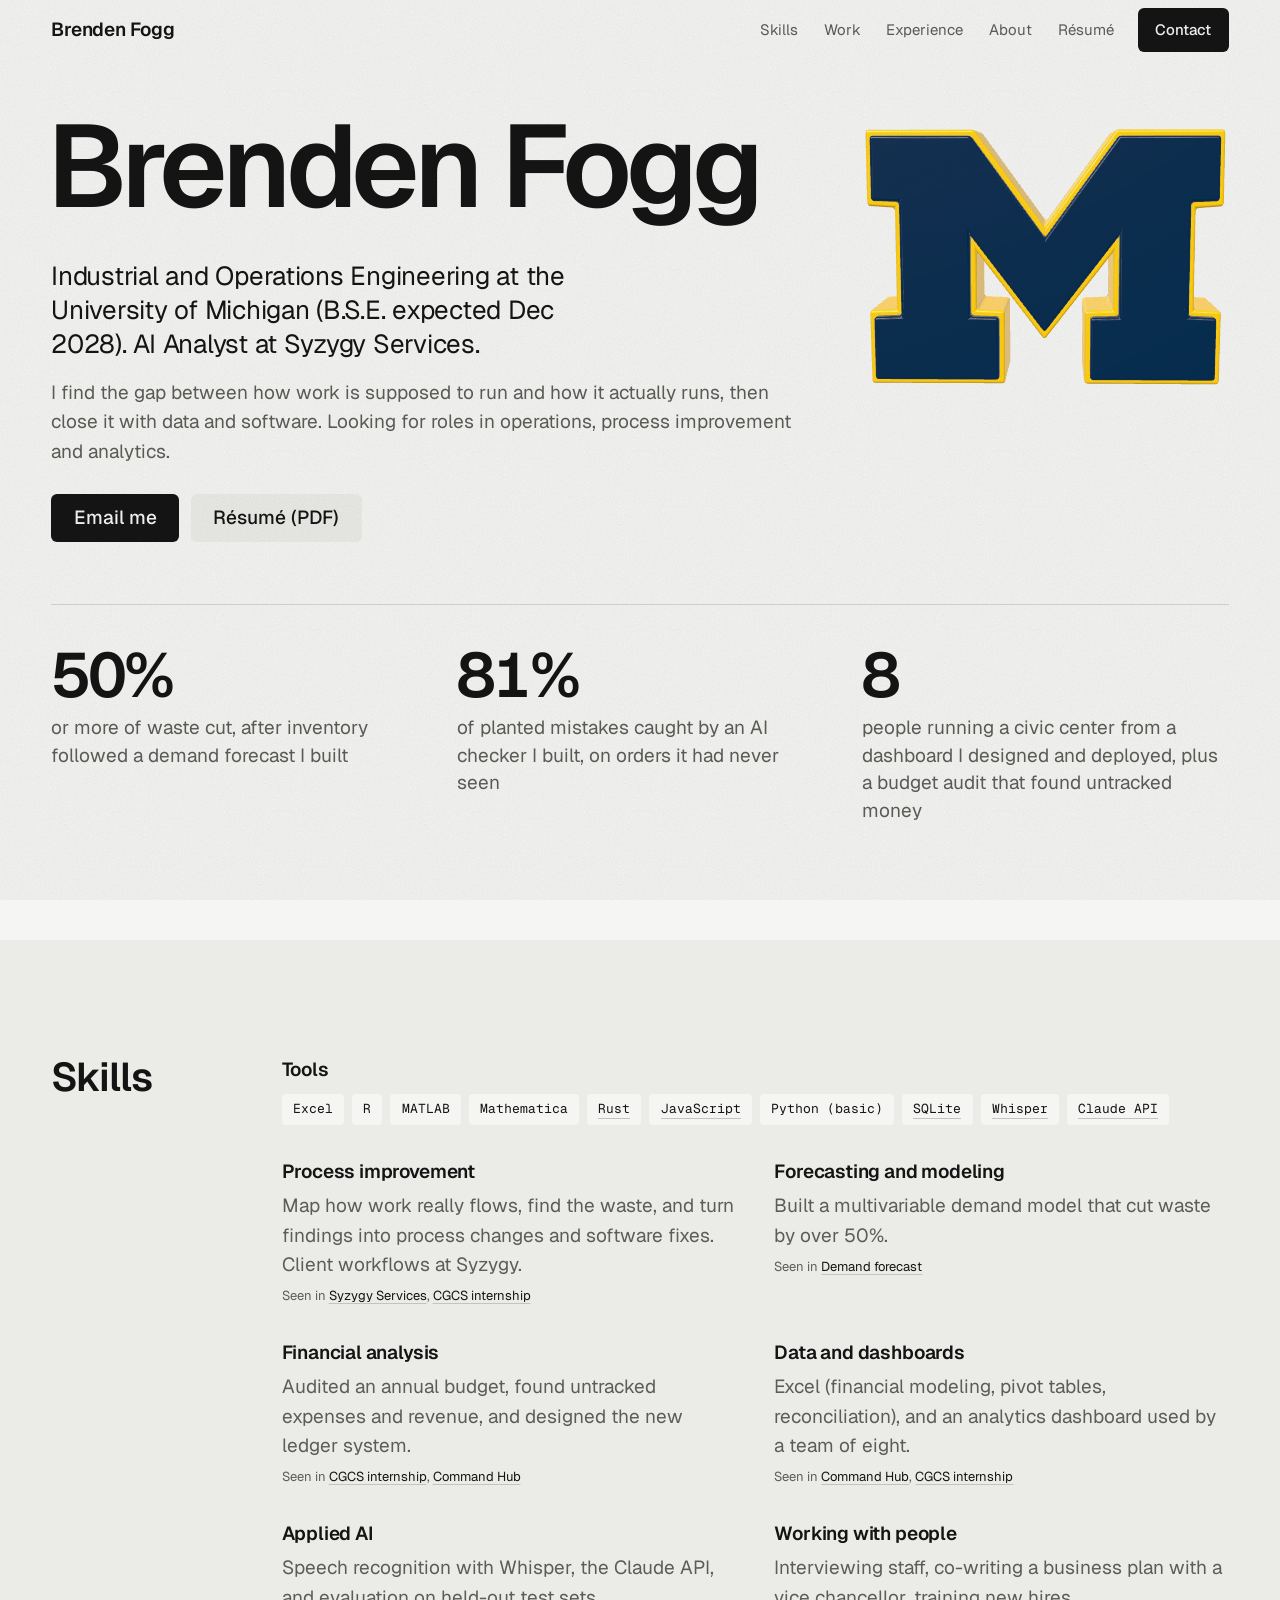
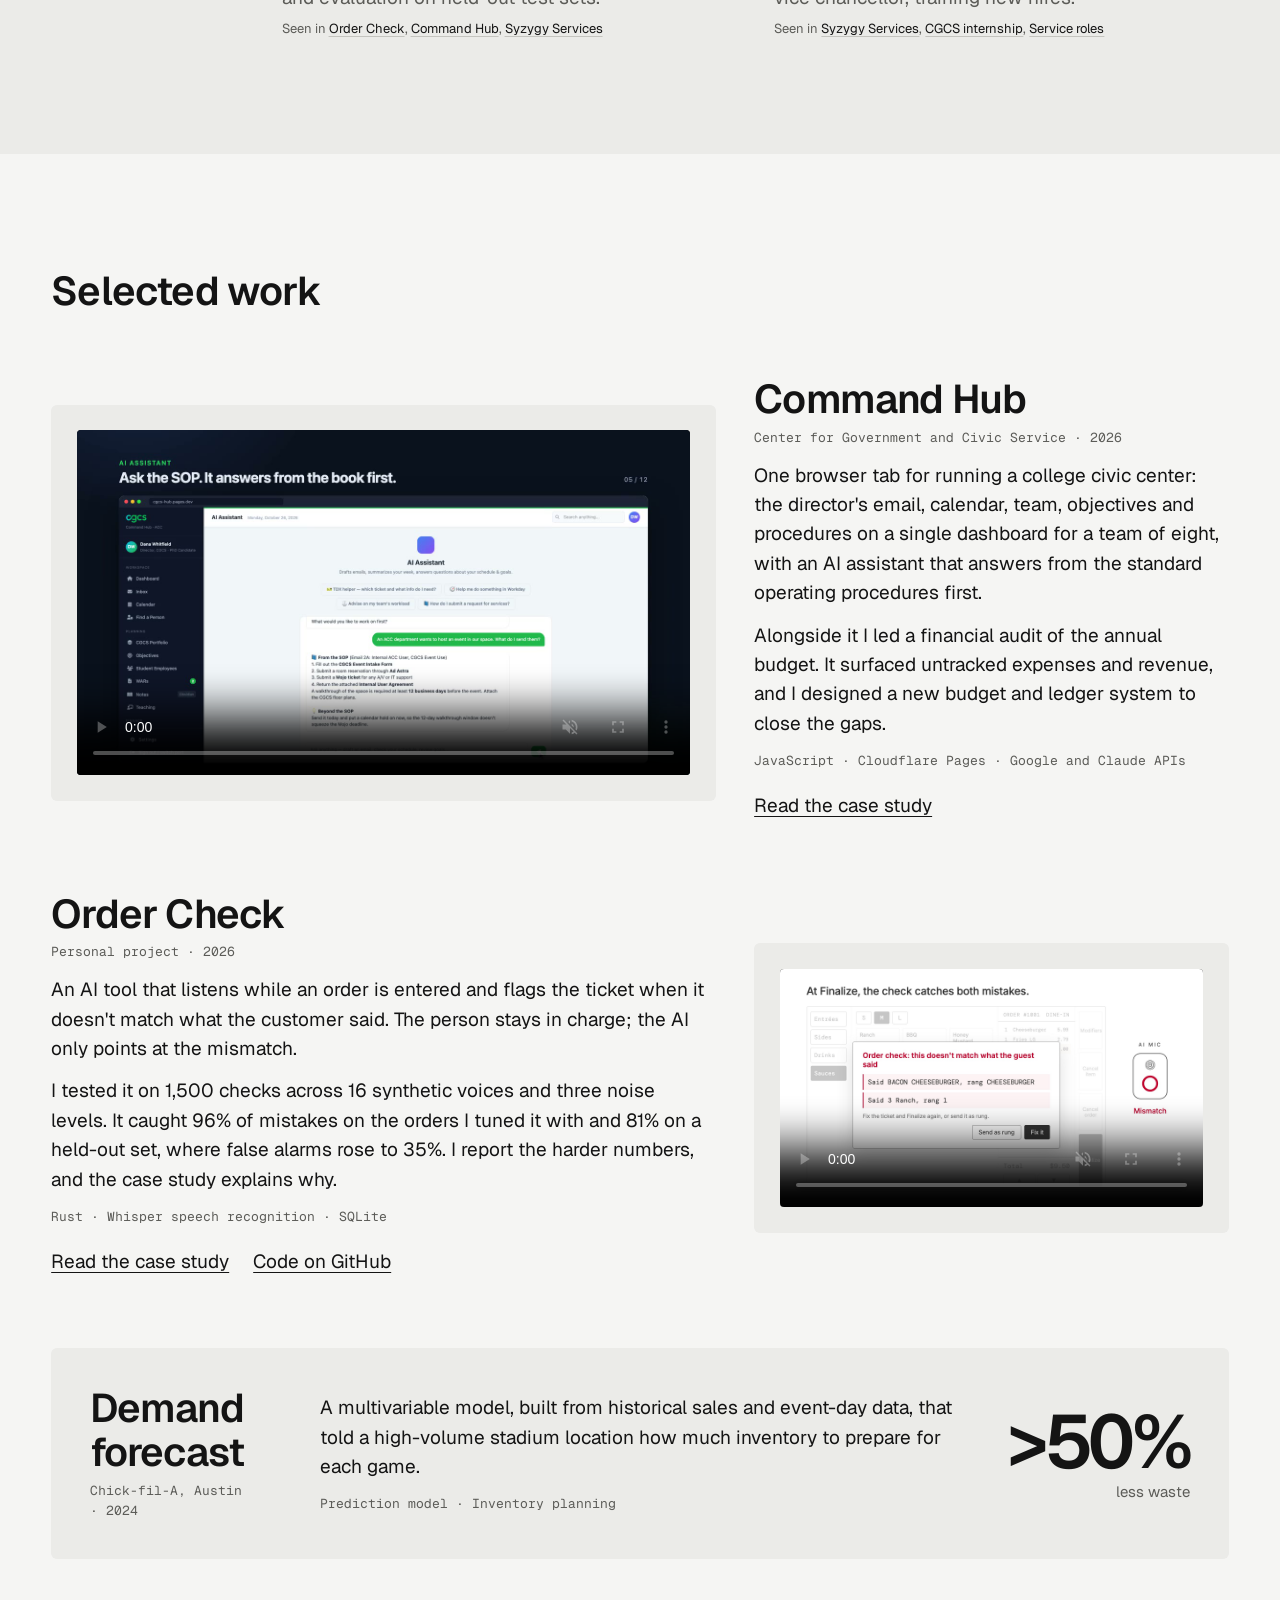
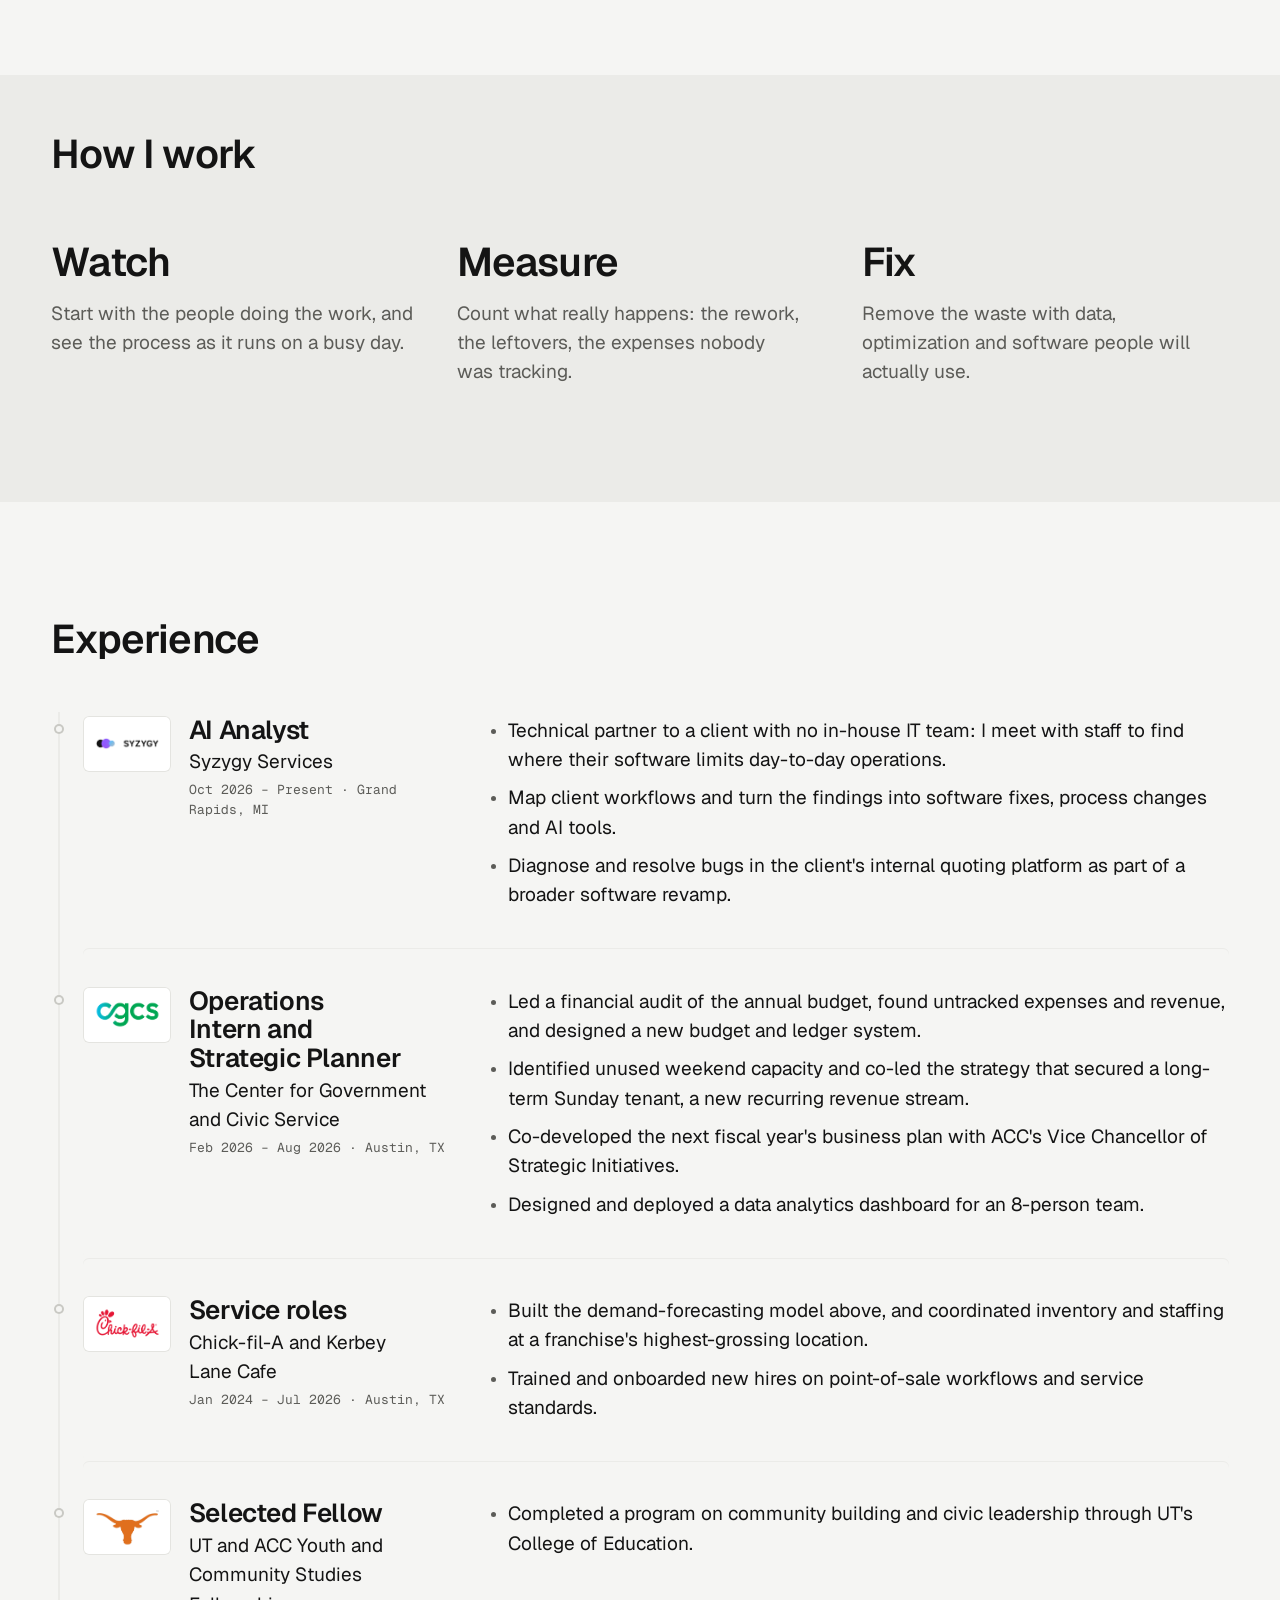
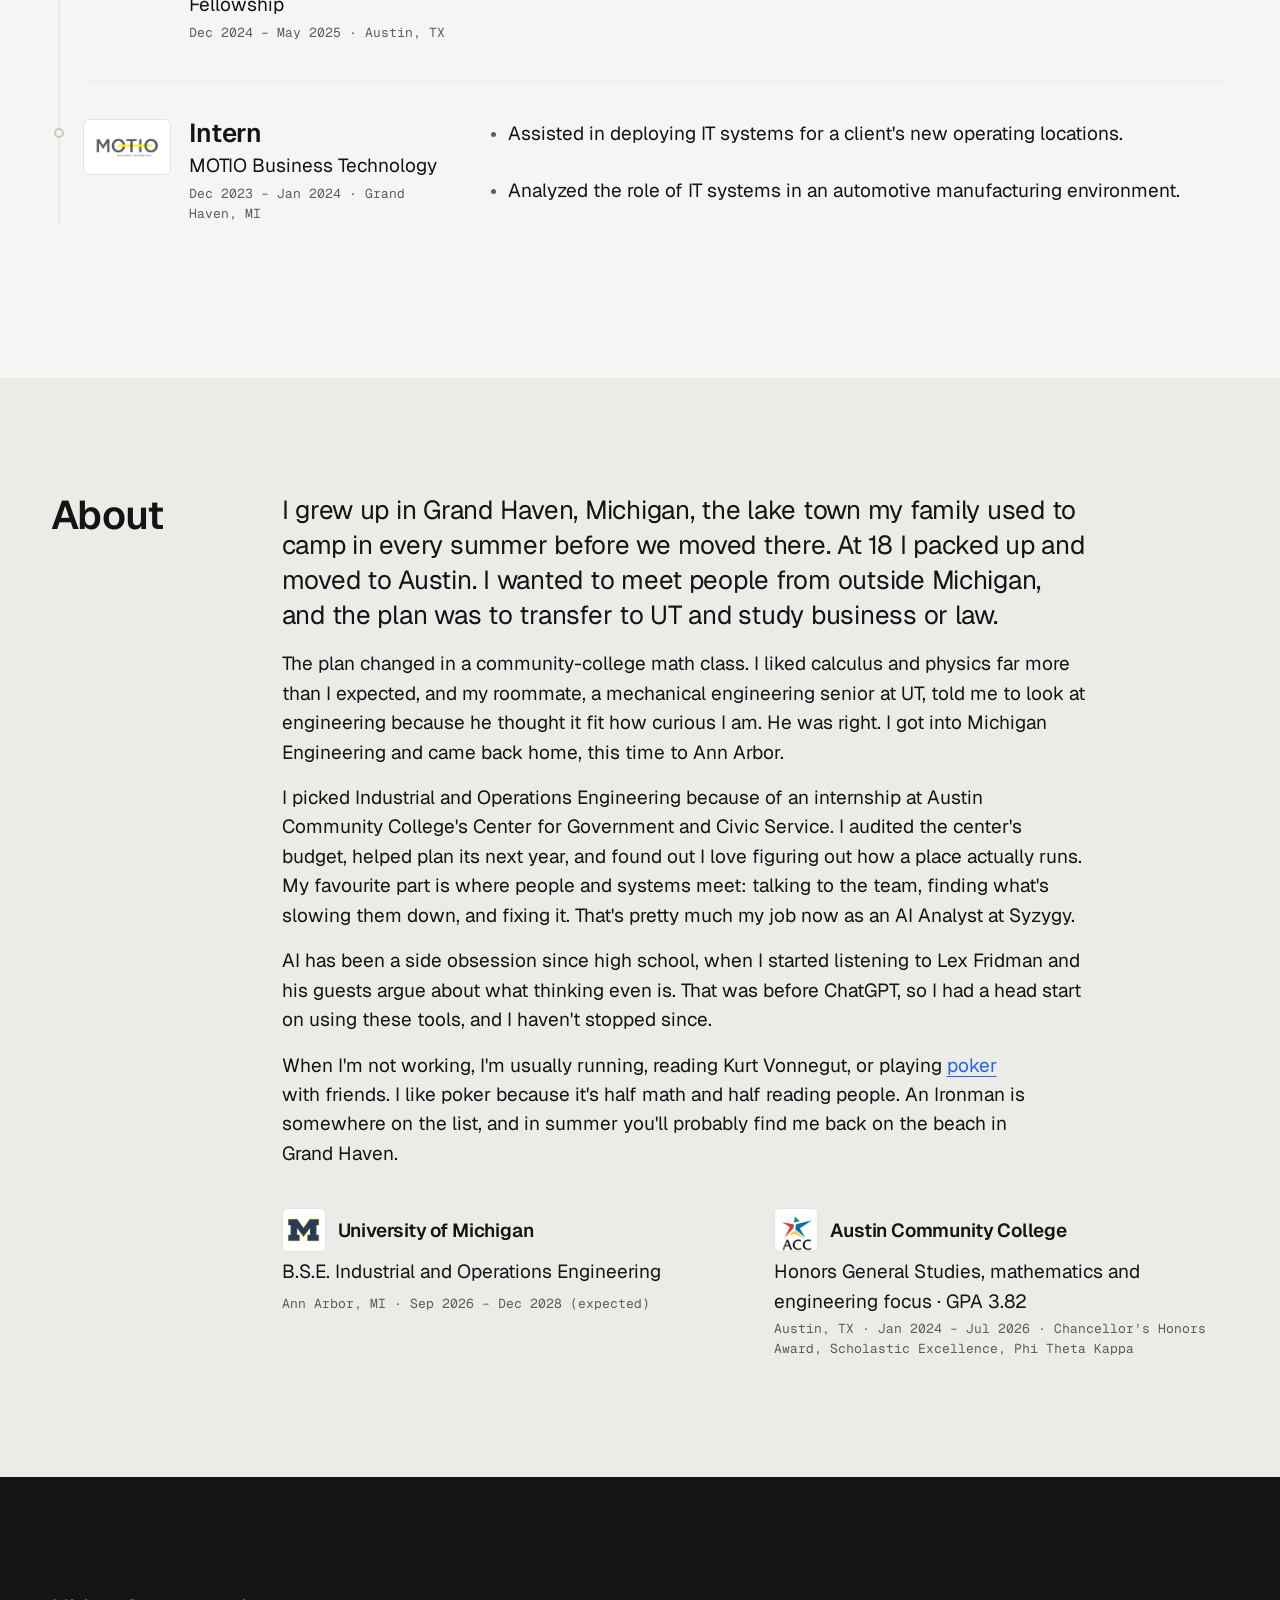
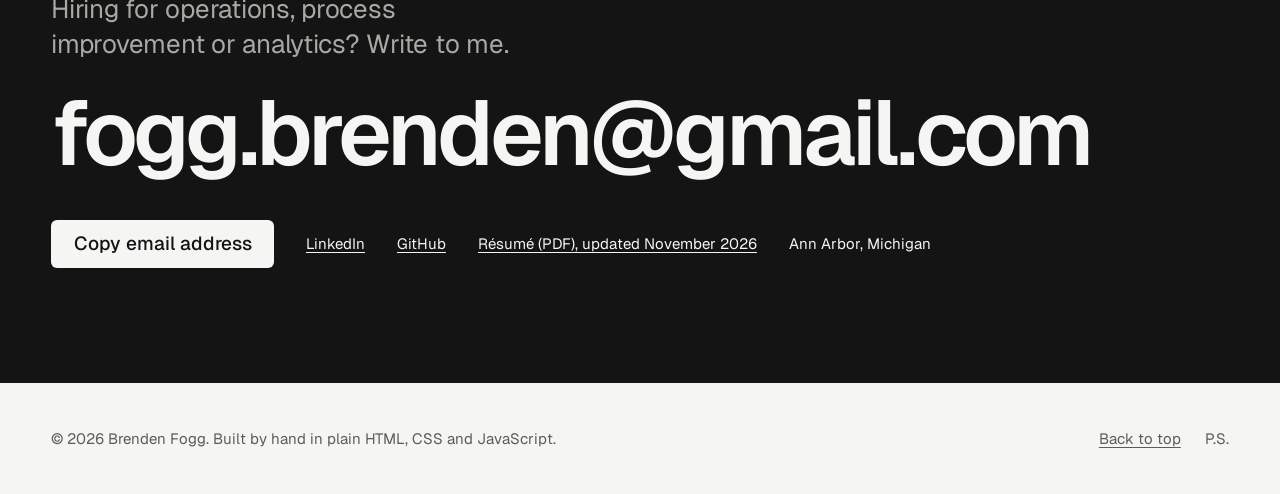
<file: index.html>
<!doctype html>
<html lang="en">
<head>
<meta charset="utf-8">
<meta name="viewport" content="width=device-width, initial-scale=1">
<title>Brenden Fogg · Operations and analytics</title>
<meta name="description" content="Brenden Fogg studies Industrial and Operations Engineering at the University of Michigan and works as an AI Analyst. He measures how work really runs, then improves it with data and software.">
<meta property="og:title" content="Brenden Fogg · Operations and analytics">
<meta property="og:description" content="Industrial and Operations Engineering at Michigan. AI Analyst at Syzygy Services. Process improvement, analytics and applied AI.">
<meta property="og:type" content="website">
<meta property="og:image" content="assets/order-check-dashboard.png">
<meta name="twitter:card" content="summary_large_image">
<meta name="theme-color" content="#f5f5f3">
<link rel="icon" href="data:image/svg+xml,%3Csvg xmlns='http://www.w3.org/2000/svg' viewBox='0 0 64 64'%3E%3Crect width='64' height='64' fill='%23141414'/%3E%3Ctext x='32' y='43' font-family='Arial,sans-serif' font-size='30' font-weight='700' text-anchor='middle' fill='%23f5f5f3'%3EBF%3C/text%3E%3C/svg%3E">
<link rel="preconnect" href="https://fonts.googleapis.com">
<link rel="preconnect" href="https://fonts.gstatic.com" crossorigin>
<link href="https://fonts.googleapis.com/css2?family=Geist:wght@400;500;600&family=Geist+Mono:wght@400;500&display=swap" rel="stylesheet">
<link rel="stylesheet" href="css/site.css">
<!--
  Hello, source reader. People who look this hard usually like to play.
  Type the word "rush" anywhere on the page.
-->
</head>
<body>
<a class="skip" href="#main">Skip to content</a>

<header class="bar">
  <a class="bar__mark" href="#top">Brenden Fogg</a>
  <nav class="bar__nav" aria-label="Main">
    <a href="#skills">Skills</a>
    <a href="#work">Work</a>
    <a href="#experience">Experience</a>
    <a href="#about">About</a>
    <a href="data/BrendenFogg-CV.pdf">Résumé</a>
  </nav>
  <a class="bar__action" href="#contact">Contact</a>
</header>

<main id="main">

  <section class="hero wrap" id="top">
    <div class="hero__title">
      <h1 class="hero__name">Brenden Fogg</h1>
    </div>
    <div class="block-m" data-block-m data-src="assets/3d/block-m.glb">
      <img class="block-m__fallback" src="assets/logos/michigan.png" width="417" height="315" alt="University of Michigan Block M">
    </div>
    <div class="hero__text">
      <p class="hero__role">Industrial and Operations Engineering at the University of Michigan (B.S.E. expected Dec 2028). AI Analyst at Syzygy Services.</p>
      <p class="hero__statement">I find the gap between how work is supposed to run and how it actually runs, then close it with data and software. Looking for roles in operations, process improvement and analytics.</p>
      <p class="hero__actions">
        <a class="button" href="mailto:fogg.brenden@gmail.com?subject=Hello%20from%20your%20site">Email me</a>
        <a class="button button--quiet" href="data/BrendenFogg-CV.pdf">Résumé (PDF)</a>
      </p>
    </div>
    <ul class="hero__results" aria-label="Results so far">
      <li><b class="nums">50%</b><span>or more of waste cut, after inventory followed a demand forecast I built</span></li>
      <li><b class="nums">81%</b><span>of planted mistakes caught by an AI checker I built, on orders it had never seen</span></li>
      <li><b class="nums">8</b><span>people running a civic center from a dashboard I designed and deployed, plus a budget audit that found untracked money</span></li>
    </ul>
  </section>

  <section class="skills band" id="skills">
    <div class="wrap split">
      <h2 class="heading" data-r>Skills</h2>
      <dl class="skills__list">
        <div class="skills__tools" data-r><dt>Tools</dt><dd><ul><li>Excel</li><li>R</li><li>MATLAB</li><li>Mathematica</li><li><a class="chip" href="#order-check" data-targets="order-check">Rust</a></li><li><a class="chip" href="#command-hub" data-targets="command-hub">JavaScript</a></li><li>Python (basic)</li><li><a class="chip" href="#order-check" data-targets="order-check">SQLite</a></li><li><a class="chip" href="#order-check" data-targets="order-check">Whisper</a></li><li><a class="chip" href="#command-hub" data-targets="command-hub">Claude API</a></li></ul></dd></div>
        <div class="skill" data-r data-targets="xp-syzygy xp-cgcs"><dt>Process improvement</dt><dd>Map how work really flows, find the waste, and turn findings into process changes and software fixes. Client workflows at Syzygy.<span class="skill__seen">Seen in <a href="#xp-syzygy">Syzygy Services</a>, <a href="#xp-cgcs">CGCS internship</a></span></dd></div>
        <div class="skill" data-r data-targets="forecast"><dt>Forecasting and modeling</dt><dd>Built a multivariable demand model that cut waste by over 50%.<span class="skill__seen">Seen in <a href="#forecast">Demand forecast</a></span></dd></div>
        <div class="skill" data-r data-targets="xp-cgcs command-hub"><dt>Financial analysis</dt><dd>Audited an annual budget, found untracked expenses and revenue, and designed the new ledger system.<span class="skill__seen">Seen in <a href="#xp-cgcs">CGCS internship</a>, <a href="#command-hub">Command Hub</a></span></dd></div>
        <div class="skill" data-r data-targets="command-hub xp-cgcs"><dt>Data and dashboards</dt><dd>Excel (financial modeling, pivot tables, reconciliation), and an analytics dashboard used by a team of eight.<span class="skill__seen">Seen in <a href="#command-hub">Command Hub</a>, <a href="#xp-cgcs">CGCS internship</a></span></dd></div>
        <div class="skill" data-r data-targets="order-check command-hub xp-syzygy"><dt>Applied AI</dt><dd>Speech recognition with Whisper, the Claude API, and evaluation on held-out test sets.<span class="skill__seen">Seen in <a href="#order-check">Order Check</a>, <a href="#command-hub">Command Hub</a>, <a href="#xp-syzygy">Syzygy Services</a></span></dd></div>
        <div class="skill" data-r data-targets="xp-syzygy xp-cgcs xp-service"><dt>Working with people</dt><dd>Interviewing staff, co-writing a business plan with a vice chancellor, training new hires.<span class="skill__seen">Seen in <a href="#xp-syzygy">Syzygy Services</a>, <a href="#xp-cgcs">CGCS internship</a>, <a href="#xp-service">Service roles</a></span></dd></div>
      </dl>
    </div>
  </section>

  <section class="work wrap" id="work">
    <h2 class="heading" data-r>Selected work</h2>

    <article class="project" id="command-hub">
      <div class="project__shot" data-r>
        <video class="project__video" data-live muted loop playsinline controls preload="none" poster="assets/cgcs-hub-video-poster.jpg" width="1280" height="720" aria-label="Silent walkthrough of the Command Hub: the dashboard, inbox triage, the AI assistant answering from the procedures, and the team view.">
          <source src="media/cgcs-hub-demo.mp4" type="video/mp4">
        </video>
      </div>
      <div class="project__text">
        <h3 data-r>Command Hub</h3>
        <p class="meta" data-r>Center for Government and Civic Service · 2026</p>
        <p data-r>One browser tab for running a college civic center: the director's email, calendar, team, objectives and procedures on a single dashboard for a team of eight, with an AI assistant that answers from the standard operating procedures first.</p>
        <p data-r>Alongside it I led a financial audit of the annual budget. It surfaced untracked expenses and revenue, and I designed a new budget and ledger system to close the gaps.</p>
        <p class="tags" data-r>JavaScript · Cloudflare Pages · Google and Claude APIs</p>
        <p data-r><a class="link" href="projects/cgcs-hub/">Read the case study</a></p>
      </div>
    </article>

    <article class="project project--flip" id="order-check">
      <div class="project__shot" data-r>
        <video class="project__video" data-live muted loop playsinline controls preload="none" poster="assets/order-check-video-poster.jpg" width="1920" height="1080" aria-label="Silent walkthrough of Order Check: an order is spoken, the ticket is rung in wrong, and the check flags both mistakes before the kitchen sees them.">
          <source src="media/order-check-demo.mp4" type="video/mp4">
        </video>
      </div>
      <div class="project__text">
        <h3 data-r>Order Check</h3>
        <p class="meta" data-r>Personal project · 2026</p>
        <p data-r>An AI tool that listens while an order is entered and flags the ticket when it doesn't match what the customer said. The person stays in charge; the AI only points at the mismatch.</p>
        <p data-r>I tested it on 1,500 checks across 16 synthetic voices and three noise levels. It caught 96% of mistakes on the orders I tuned it with and 81% on a held-out set, where false alarms rose to 35%. I report the harder numbers, and the case study explains why.</p>
        <p class="tags" data-r>Rust · Whisper speech recognition · SQLite</p>
        <p class="project__links" data-r><a class="link" href="projects/order-check/">Read the case study</a><a class="link" href="https://github.com/Brendenfogg/order-check">Code on GitHub</a></p>
      </div>
    </article>

    <article class="project project--plain" id="forecast">
      <div class="project__text">
        <h3 data-r>Demand forecast</h3>
        <p class="meta" data-r>Chick-fil-A, Austin · 2024</p>
      </div>
      <div class="project__text">
        <p data-r>A multivariable model, built from historical sales and event-day data, that told a high-volume stadium location how much inventory to prepare for each game.</p>
        <p class="tags" data-r>Prediction model · Inventory planning</p>
      </div>
      <p class="project__figure nums" data-r><b>&gt;50%</b><span>less waste</span></p>
    </article>
  </section>

  <section class="approach band" id="approach">
    <div class="wrap">
      <h2 class="heading" data-r>How I work</h2>
      <ol class="approach__steps">
        <li data-r><h3>Watch</h3><p>Start with the people doing the work, and see the process as it runs on a busy day.</p></li>
        <li data-r><h3>Measure</h3><p>Count what really happens: the rework, the leftovers, the expenses nobody was tracking.</p></li>
        <li data-r><h3>Fix</h3><p>Remove the waste with data, optimization and software people will actually use.</p></li>
      </ol>
    </div>
  </section>

  <section class="xp wrap" id="experience">
    <h2 class="heading" data-r>Experience</h2>
    <ol class="xp__rows">
      <li class="xp__track" aria-hidden="true"><span class="xp__fill"></span></li>
      <li class="xp__row" id="xp-syzygy" data-r>
        <div class="xp__head">
          <span class="xp__logo"><img src="assets/logos/syzygy.png" width="288" height="70" alt="Syzygy Services logo" loading="lazy" decoding="async"></span>
          <h3>AI Analyst</h3>
          <p>Syzygy Services</p>
          <p class="meta">Oct 2026 – Present · Grand Rapids, MI</p>
        </div>
        <ul>
          <li>Technical partner to a client with no in-house IT team: I meet with staff to find where their software limits day-to-day operations.</li>
          <li>Map client workflows and turn the findings into software fixes, process changes and AI tools.</li>
          <li>Diagnose and resolve bugs in the client's internal quoting platform as part of a broader software revamp.</li>
        </ul>
      </li>
      <li class="xp__row" id="xp-cgcs" data-r>
        <div class="xp__head">
          <span class="xp__logo"><img src="assets/logos/cgcs.png" width="640" height="285" alt="Center for Government and Civic Service logo" loading="lazy" decoding="async"></span>
          <h3>Operations Intern and Strategic Planner</h3>
          <p>The Center for Government and Civic Service</p>
          <p class="meta">Feb 2026 – Aug 2026 · Austin, TX</p>
        </div>
        <ul>
          <li>Led a financial audit of the annual budget, found untracked expenses and revenue, and designed a new budget and ledger system.</li>
          <li>Identified unused weekend capacity and co-led the strategy that secured a long-term Sunday tenant, a new recurring revenue stream.</li>
          <li>Co-developed the next fiscal year's business plan with ACC's Vice Chancellor of Strategic Initiatives.</li>
          <li>Designed and deployed a data analytics dashboard for an 8-person team.</li>
        </ul>
      </li>
      <li class="xp__row" id="xp-service" data-r>
        <div class="xp__head">
          <span class="xp__logo"><img src="assets/logos/chick-fil-a.png" width="627" height="320" alt="Chick-fil-A logo" loading="lazy" decoding="async"></span>
          <h3>Service roles</h3>
          <p>Chick-fil-A and Kerbey Lane Cafe</p>
          <p class="meta">Jan 2024 – Jul 2026 · Austin, TX</p>
        </div>
        <ul>
          <li>Built the demand-forecasting model above, and coordinated inventory and staffing at a franchise's highest-grossing location.</li>
          <li>Trained and onboarded new hires on point-of-sale workflows and service standards.</li>
        </ul>
      </li>
      <li class="xp__row" id="xp-fellow" data-r>
        <div class="xp__head">
          <span class="xp__logo"><img src="assets/logos/texas.png" width="322" height="192" alt="University of Texas at Austin logo" loading="lazy" decoding="async"></span>
          <h3>Selected Fellow</h3>
          <p>UT and ACC Youth and Community Studies Fellowship</p>
          <p class="meta">Dec 2024 – May 2025 · Austin, TX</p>
        </div>
        <ul>
          <li>Completed a program on community building and civic leadership through UT's College of Education.</li>
        </ul>
      </li>
      <li class="xp__row" id="xp-motio" data-r>
        <div class="xp__head">
          <span class="xp__logo"><img src="assets/logos/motio.png" width="640" height="225" alt="MOTIO Business Technology logo" loading="lazy" decoding="async"></span>
          <h3>Intern</h3>
          <p>MOTIO Business Technology</p>
          <p class="meta">Dec 2023 – Jan 2024 · Grand Haven, MI</p>
        </div>
        <ul>
          <li>Assisted in deploying IT systems for a client's new operating locations.</li>
          <li>Analyzed the role of IT systems in an automotive manufacturing environment.</li>
        </ul>
      </li>
    </ol>
  </section>

  <section class="about band" id="about">
    <div class="wrap split">
      <h2 class="heading" data-r>About</h2>
      <div class="about__body">
        <div class="about__story">
          <p class="lead" data-r>I grew up in Grand Haven, Michigan, the lake town my family used to camp in every summer before we moved there. At 18 I packed up and moved to Austin. I wanted to meet people from outside Michigan, and the plan was to transfer to UT and study business or law.</p>
          <p data-r>The plan changed in a community-college math class. I liked calculus and physics far more than I expected, and my roommate, a mechanical engineering senior at UT, told me to look at engineering because he thought it fit how curious I am. He was right. I got into Michigan Engineering and came back home, this time to Ann Arbor.</p>
          <p data-r>I picked Industrial and Operations Engineering because of an internship at Austin Community College's Center for Government and Civic Service. I audited the center's budget, helped plan its next year, and found out I love figuring out how a place actually runs. My favourite part is where people and systems meet: talking to the team, finding what's slowing them down, and fixing it. That's pretty much my job now as an AI Analyst at Syzygy.</p>
          <p data-r>AI has been a side obsession since high school, when I started listening to Lex Fridman and his guests argue about what thinking even is. That was before ChatGPT, so I had a head start on using these tools, and I haven't stopped since.</p>
          <p data-r>When I'm not working, I'm usually running, reading Kurt Vonnegut, or playing <span class="poker-word" data-poker>poker</span> with friends. I like poker because it's half math and half reading people. An Ironman is somewhere on the list, and in summer you'll probably find me back on the beach in Grand Haven.</p>
        </div>
        <dl class="school">
          <div data-r>
            <dt><span class="school__logo"><img src="assets/logos/michigan.png" width="417" height="315" alt="University of Michigan logo" loading="lazy" decoding="async"></span>University of Michigan</dt>
            <dd>B.S.E. Industrial and Operations Engineering<br><span class="meta">Ann Arbor, MI · Sep 2026 – Dec 2028 (expected)</span></dd>
          </div>
          <div data-r>
            <dt><span class="school__logo"><img src="assets/logos/acc.png" width="151" height="172" alt="Austin Community College logo" loading="lazy" decoding="async"></span>Austin Community College</dt>
            <dd>Honors General Studies, mathematics and engineering focus · GPA 3.82<br><span class="meta">Austin, TX · Jan 2024 – Jul 2026 · Chancellor's Honors Award, Scholastic Excellence, Phi Theta Kappa</span></dd>
          </div>
        </dl>
      </div>
    </div>
  </section>

  <section class="contact" id="contact">
    <div class="wrap">
      <h2 class="contact__ask">Hiring for operations, process improvement or analytics? Write to me.</h2>
      <a class="contact__email" href="mailto:fogg.brenden@gmail.com">fogg.brenden@<wbr>gmail.com</a>
      <ul class="contact__more">
        <li class="contact__copy"><button class="button button--light" type="button" id="copy-email" data-email="fogg.brenden@gmail.com" aria-live="polite" hidden>Copy email address</button></li>
        <li><a class="link" href="https://linkedin.com/in/brendenfogg">LinkedIn</a></li>
        <li><a class="link" href="https://github.com/Brendenfogg">GitHub</a></li>
        <li><a class="link" href="data/BrendenFogg-CV.pdf">Résumé (PDF), updated November 2026</a></li>
        <li>Ann Arbor, Michigan</li>
      </ul>
    </div>
  </section>
</main>

<footer class="foot wrap">
  <p>© 2026 Brenden Fogg. Built by hand in plain HTML, CSS and JavaScript.</p>
  <p><a class="foot__top" href="#top">Back to top</a><button type="button" class="foot__rush" data-rush aria-label="P.S." hidden>P.S.</button></p>
</footer>

<script src="js/site.js" defer></script>
<script src="js/block-m.js" defer></script>
</body>
</html>
</file>
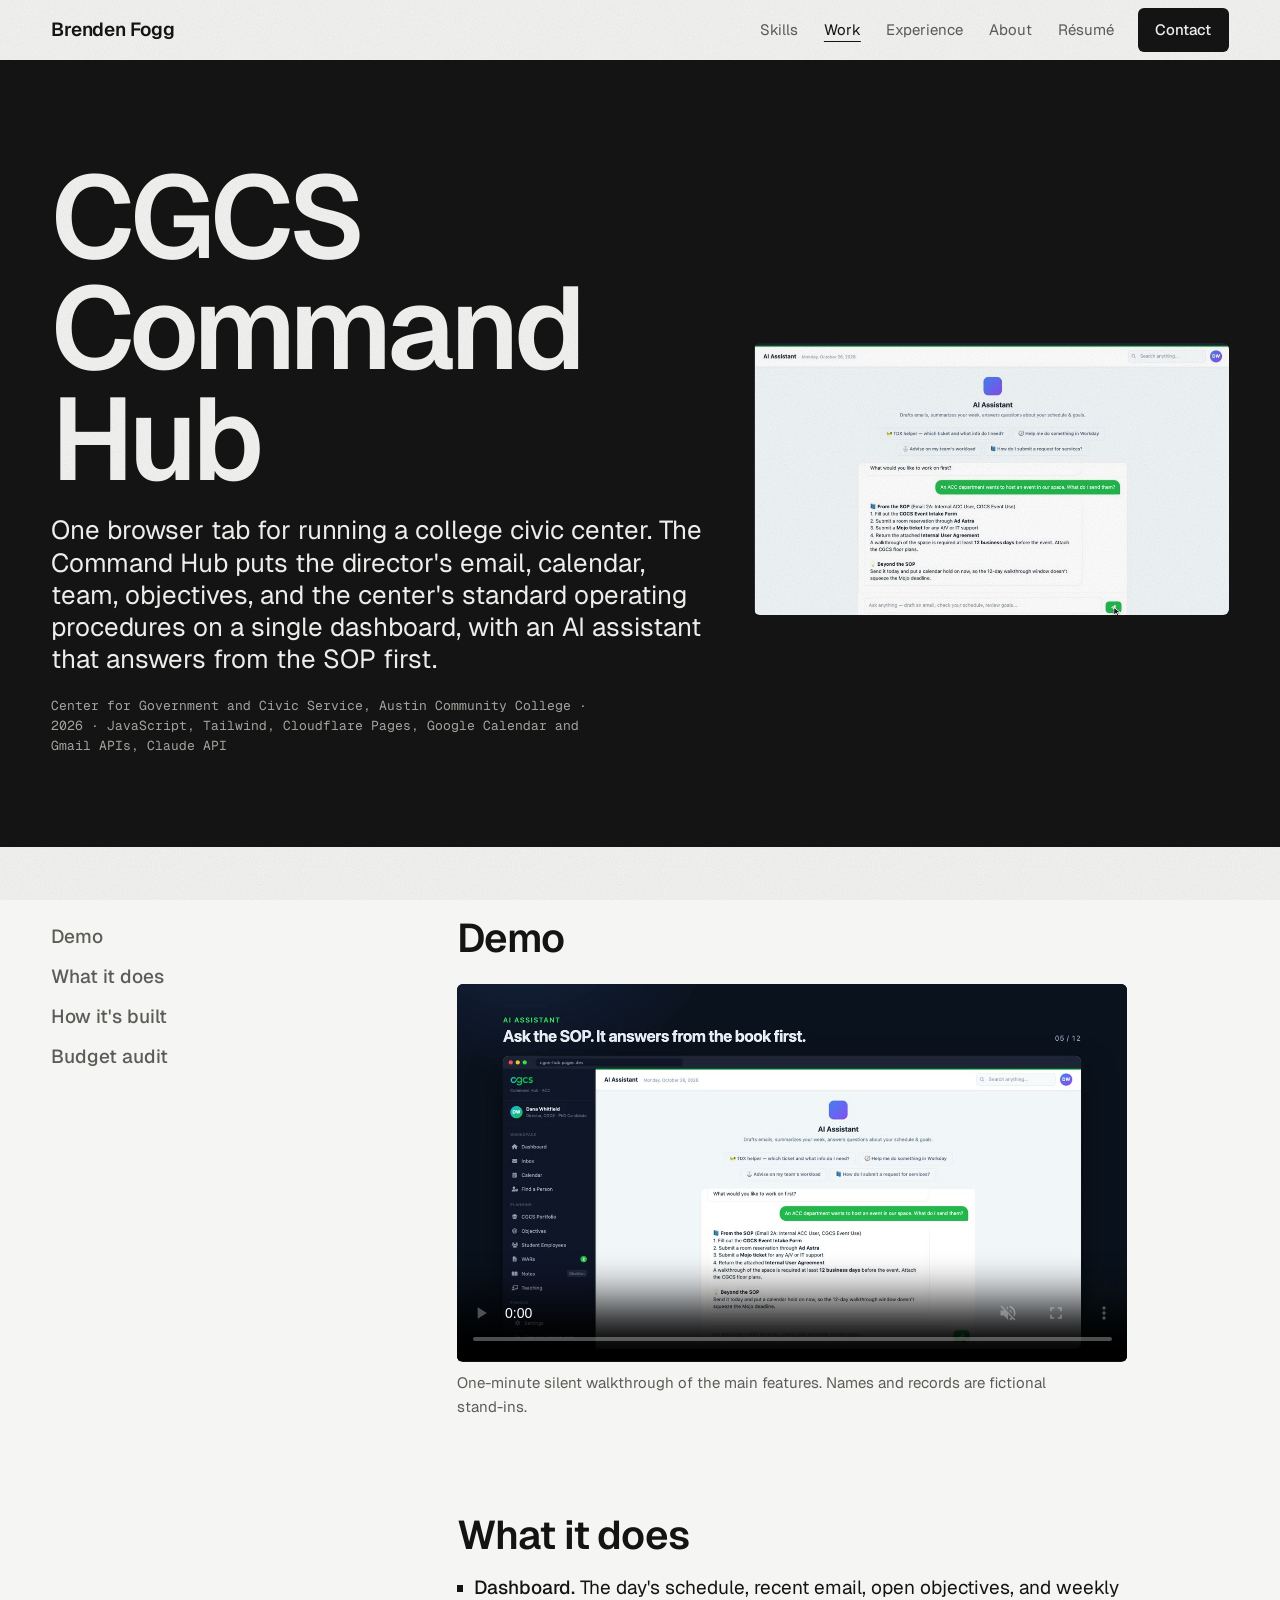
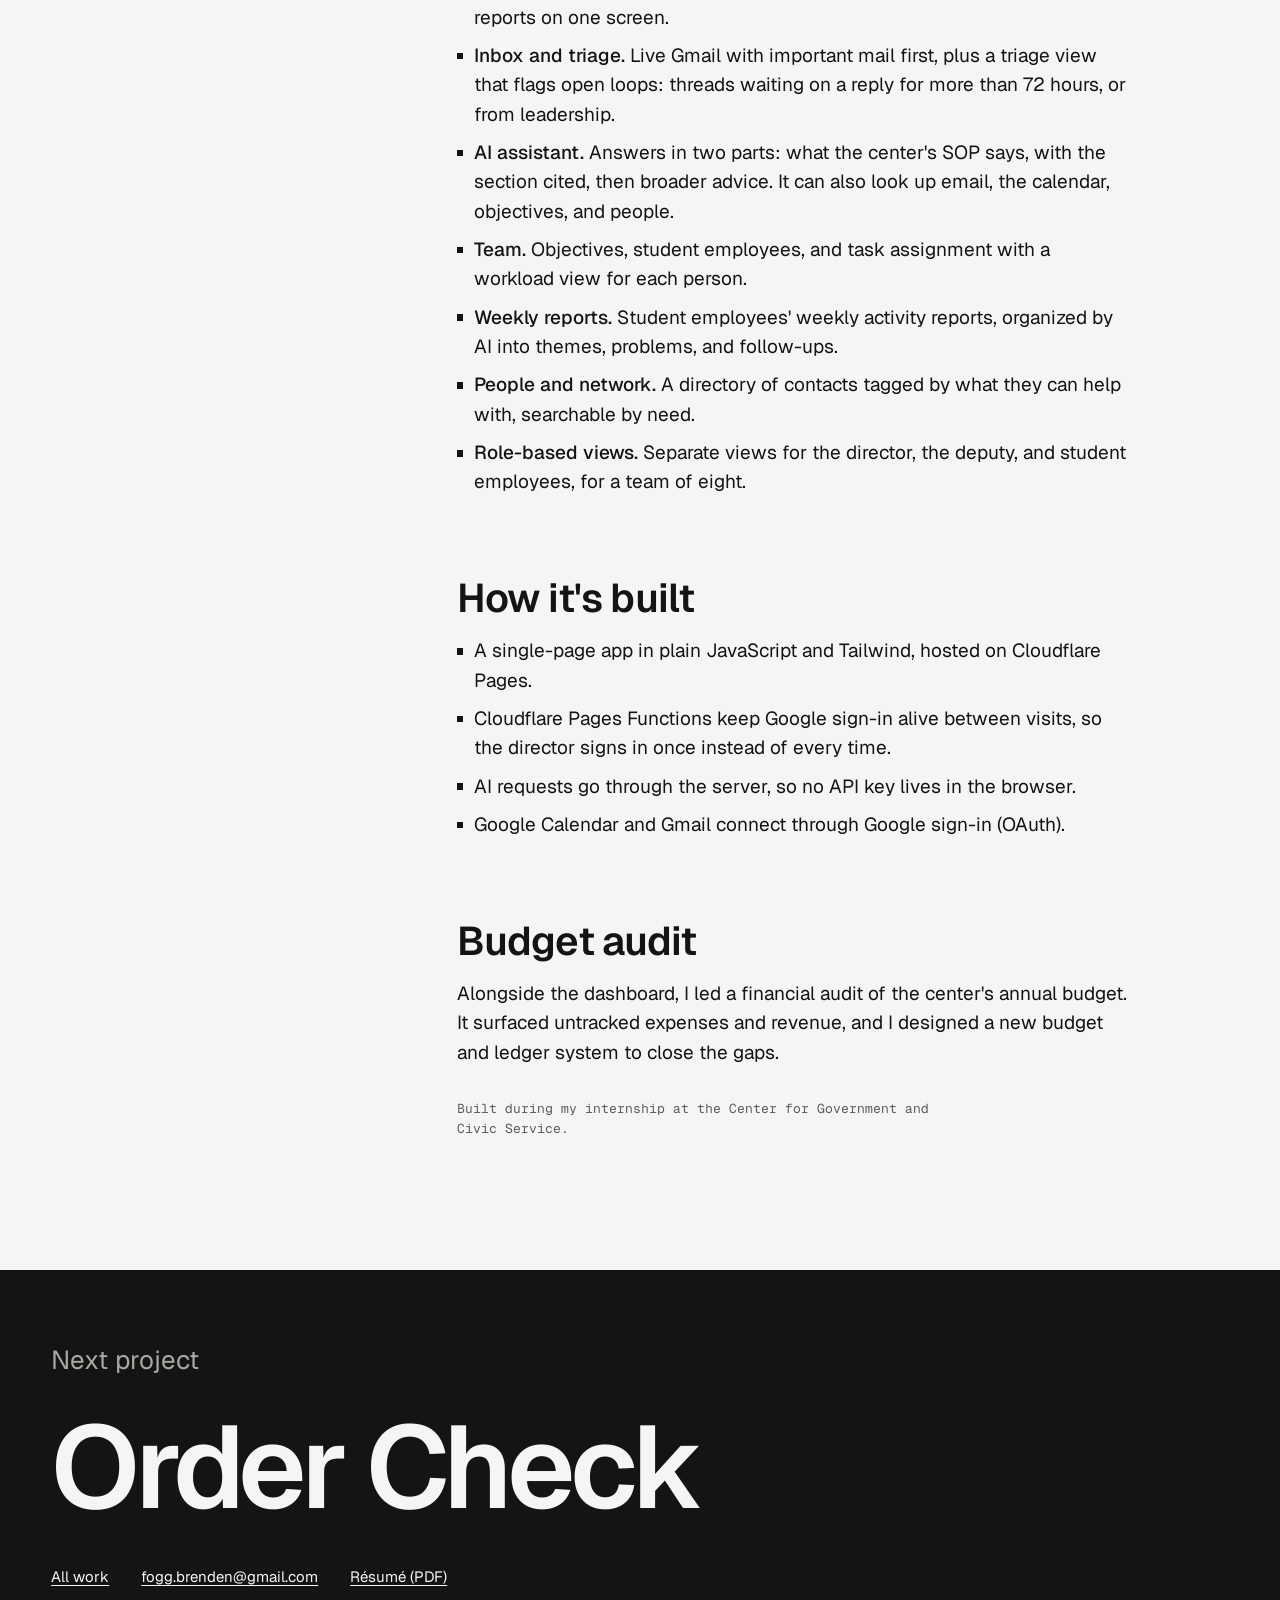
<file: projects/cgcs-hub/index.html>
<!doctype html>
<html lang="en">
<head>
<meta charset="utf-8">
<meta name="viewport" content="width=device-width, initial-scale=1">
<title>CGCS Command Hub · Brenden Fogg</title>
<meta name="description" content="CGCS Command Hub: an operations dashboard that puts a civic center's email, calendar, team, and SOP in one browser tab.">
<meta property="og:title" content="CGCS Command Hub · Brenden Fogg">
<meta property="og:description" content="CGCS Command Hub: an operations dashboard that puts a civic center's email, calendar, team, and SOP in one browser tab.">
<meta property="og:image" content="../../assets/cgcs-hub-video-poster.jpg">
<meta name="theme-color" content="#f5f5f3">
<link rel="icon" href="data:image/svg+xml,%3Csvg xmlns='http://www.w3.org/2000/svg' viewBox='0 0 64 64'%3E%3Crect width='64' height='64' fill='%23141414'/%3E%3Ctext x='32' y='43' font-family='Arial,sans-serif' font-size='30' font-weight='700' text-anchor='middle' fill='%23f5f5f3'%3EBF%3C/text%3E%3C/svg%3E">
<link rel="preconnect" href="https://fonts.googleapis.com">
<link rel="preconnect" href="https://fonts.gstatic.com" crossorigin>
<link href="https://fonts.googleapis.com/css2?family=Geist:wght@400;500;600&family=Geist+Mono:wght@400;500&display=swap" rel="stylesheet">
<link rel="stylesheet" href="../../css/site.css">
<link rel="stylesheet" href="../../css/case.css">
</head>
<body>
<a class="skip" href="#main">Skip to content</a>
<header class="bar bar--case">
  <a class="bar__mark" href="../../">Brenden Fogg</a>
  <nav class="bar__nav" aria-label="Main">
    <a href="../../#skills">Skills</a>
    <a href="../../#work" aria-current="page">Work</a>
    <a href="../../#experience">Experience</a>
    <a href="../../#about">About</a>
    <a href="../../data/BrendenFogg-CV.pdf">Résumé</a>
  </nav>
  <a class="bar__action" href="../../#contact">Contact</a>
</header>
<main id="main">
<div class="case-hero">
<img class="case-hero__img" src="../../assets/cgcs-hub-assistant.jpg" width="926" height="530" alt="The Command Hub's AI assistant answering from the standard operating procedures.">
<h1>CGCS Command Hub</h1>
        <p class="lede">
          One browser tab for running a college civic center. The Command Hub puts the director's
          email, calendar, team, objectives, and the center's standard operating procedures on a
          single dashboard, with an AI assistant that answers from the SOP first.
        </p>
        <div class="meta">
          Center for Government and Civic Service, Austin Community College · 2026 ·
          JavaScript, Tailwind, Cloudflare Pages, Google Calendar and Gmail APIs, Claude API
        </div>
</div>
<div class="case wrap grid">
  <nav class="case__toc" aria-label="On this page">
    <a href="#demo">Demo</a>
    <a href="#features">What it does</a>
    <a href="#built">How it's built</a>
    <a href="#budget">Budget audit</a>
  </nav>
  <div class="case__body">


      <!-- demo -->
      <div class="anchor" id="demo">
        <h2>Demo</h2>
        <figure>
          <video src="../../media/cgcs-hub-demo.mp4" poster="../../assets/cgcs-hub-video-poster.jpg"
                 width="1280" height="720" controls playsinline muted preload="metadata"
                 aria-label="Walkthrough of the CGCS Command Hub"></video>
          <figcaption>One-minute silent walkthrough of the main features. Names and records are fictional stand-ins.</figcaption>
        </figure>
      </div>

      <div class="br"></div>

      <!-- features -->
      <div class="anchor" id="features">
        <h2>What it does</h2>
        <ul class="tight">
          <li><span class="bold">Dashboard.</span> The day's schedule, recent email, open objectives, and weekly reports on one screen.</li>
          <li><span class="bold">Inbox and triage.</span> Live Gmail with important mail first, plus a triage view that flags open loops: threads waiting on a reply for more than 72 hours, or from leadership.</li>
          <li><span class="bold">AI assistant.</span> Answers in two parts: what the center's SOP says, with the section cited, then broader advice. It can also look up email, the calendar, objectives, and people.</li>
          <li><span class="bold">Team.</span> Objectives, student employees, and task assignment with a workload view for each person.</li>
          <li><span class="bold">Weekly reports.</span> Student employees' weekly activity reports, organized by AI into themes, problems, and follow-ups.</li>
          <li><span class="bold">People and network.</span> A directory of contacts tagged by what they can help with, searchable by need.</li>
          <li><span class="bold">Role-based views.</span> Separate views for the director, the deputy, and student employees, for a team of eight.</li>
        </ul>
      </div>

      <div class="br"></div>

      <!-- built -->
      <div class="anchor" id="built">
        <h2>How it's built</h2>
        <ul class="tight">
          <li>A single-page app in plain JavaScript and Tailwind, hosted on Cloudflare Pages.</li>
          <li>Cloudflare Pages Functions keep Google sign-in alive between visits, so the director signs in once instead of every time.</li>
          <li>AI requests go through the server, so no API key lives in the browser.</li>
          <li>Google Calendar and Gmail connect through Google sign-in (OAuth).</li>
        </ul>
      </div>

      <div class="br"></div>

      <!-- budget -->
      <div class="anchor" id="budget">
        <h2>Budget audit</h2>
        <p>
          Alongside the dashboard, I led a financial audit of the center's annual budget. It surfaced
          untracked expenses and revenue, and I designed a new budget and ledger system to close the gaps.
        </p>
        <div class="small-br"></div>
        <div class="meta">Built during my internship at the Center for Government and Civic Service.</div>
      </div>

      
    
  </div>
</div>
</main>
<footer class="case-foot">
  <p>Next project</p>
  <a class="case-foot__next" href="../order-check/">Order Check</a>
  <ul>
    <li><a class="link" href="../../#work">All work</a></li>
    <li><a class="link" href="mailto:fogg.brenden@gmail.com">fogg.brenden@gmail.com</a></li>
    <li><a class="link" href="../../data/BrendenFogg-CV.pdf">Résumé (PDF)</a></li>
  </ul>
</footer>
</body>
</html>
</file>
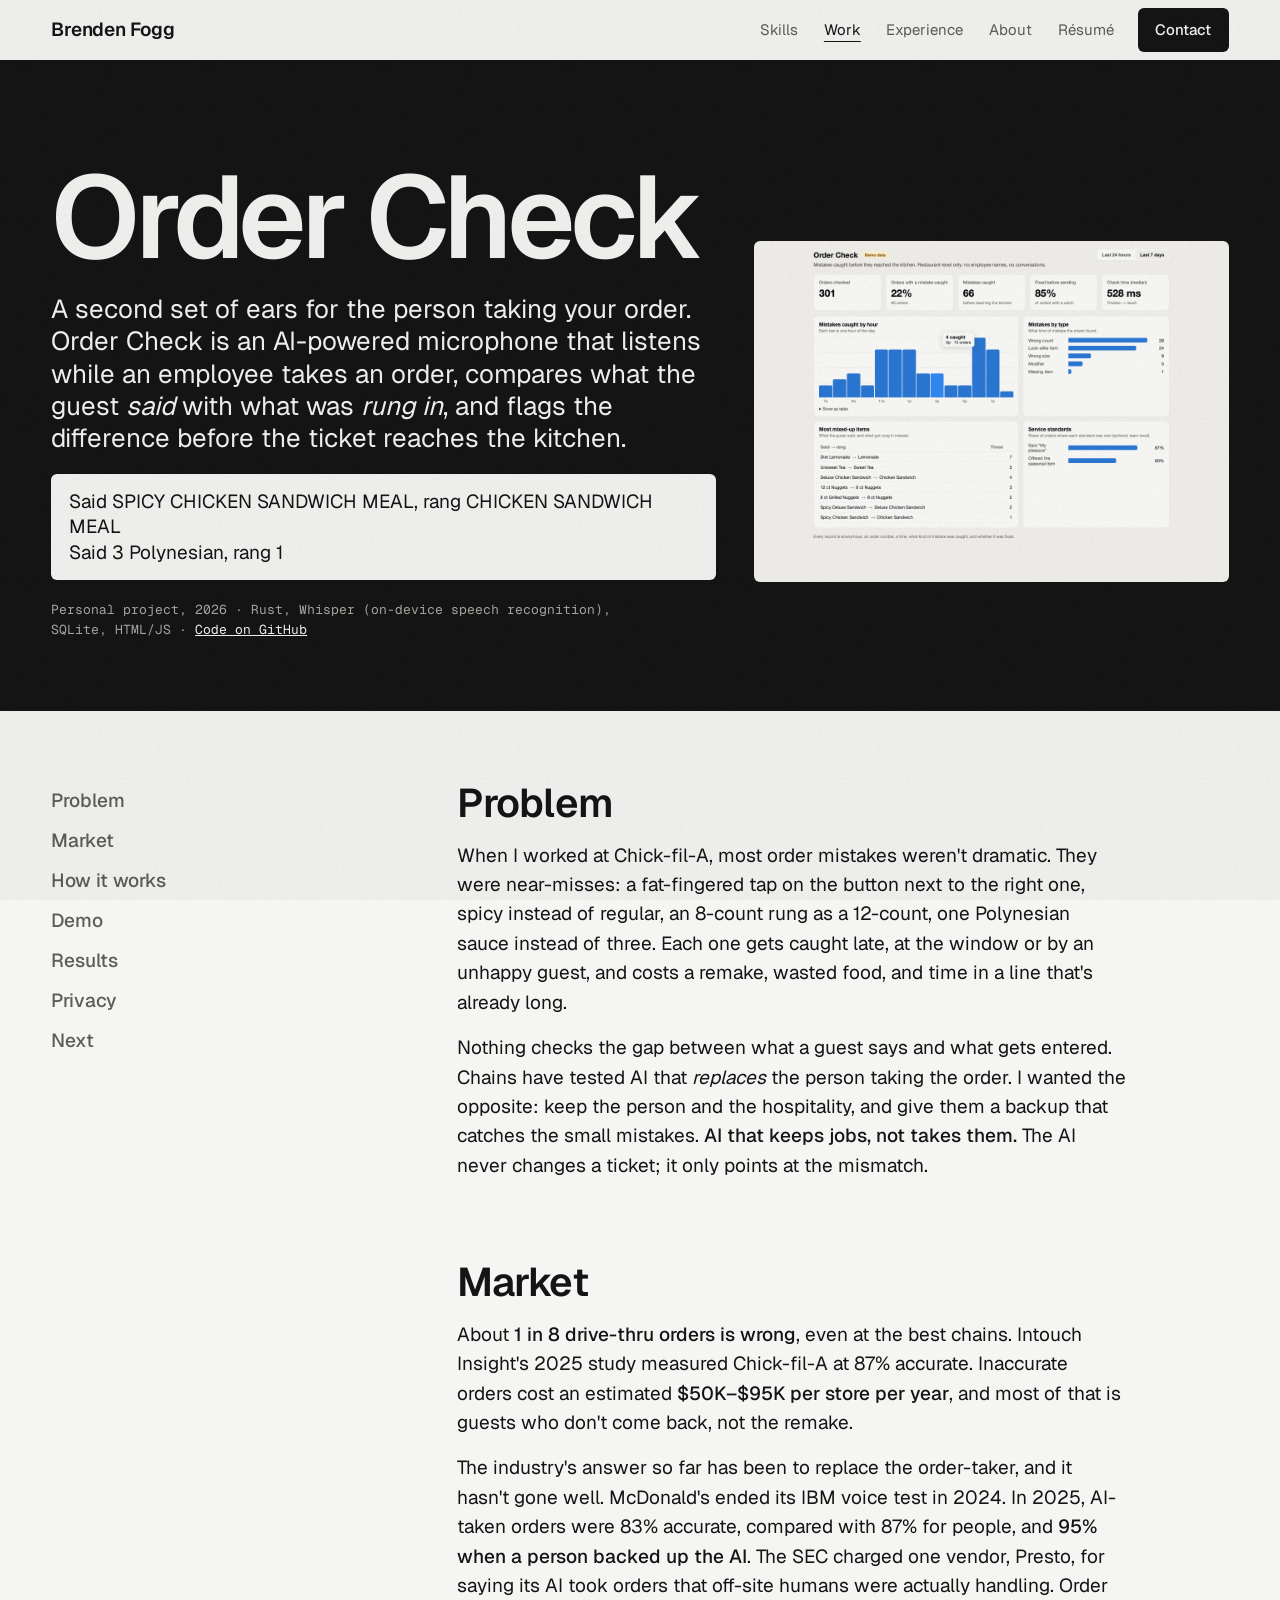
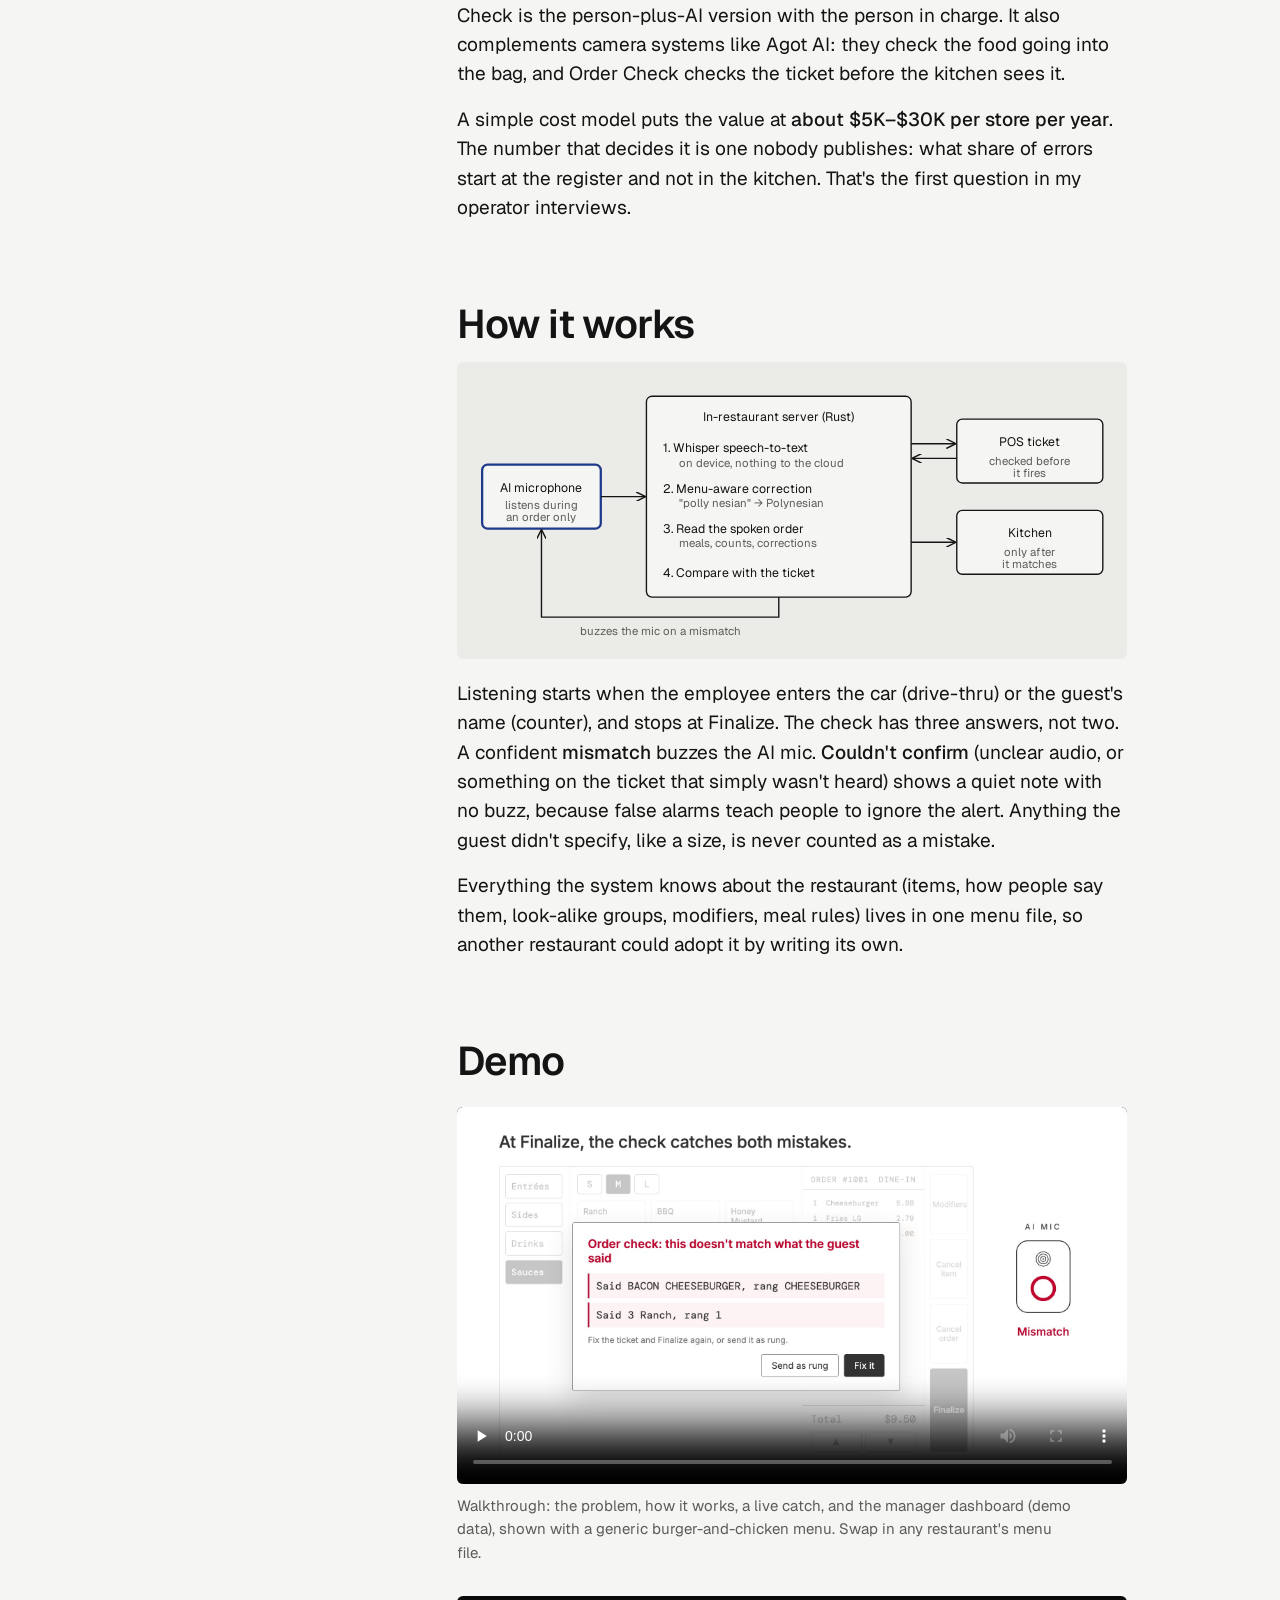
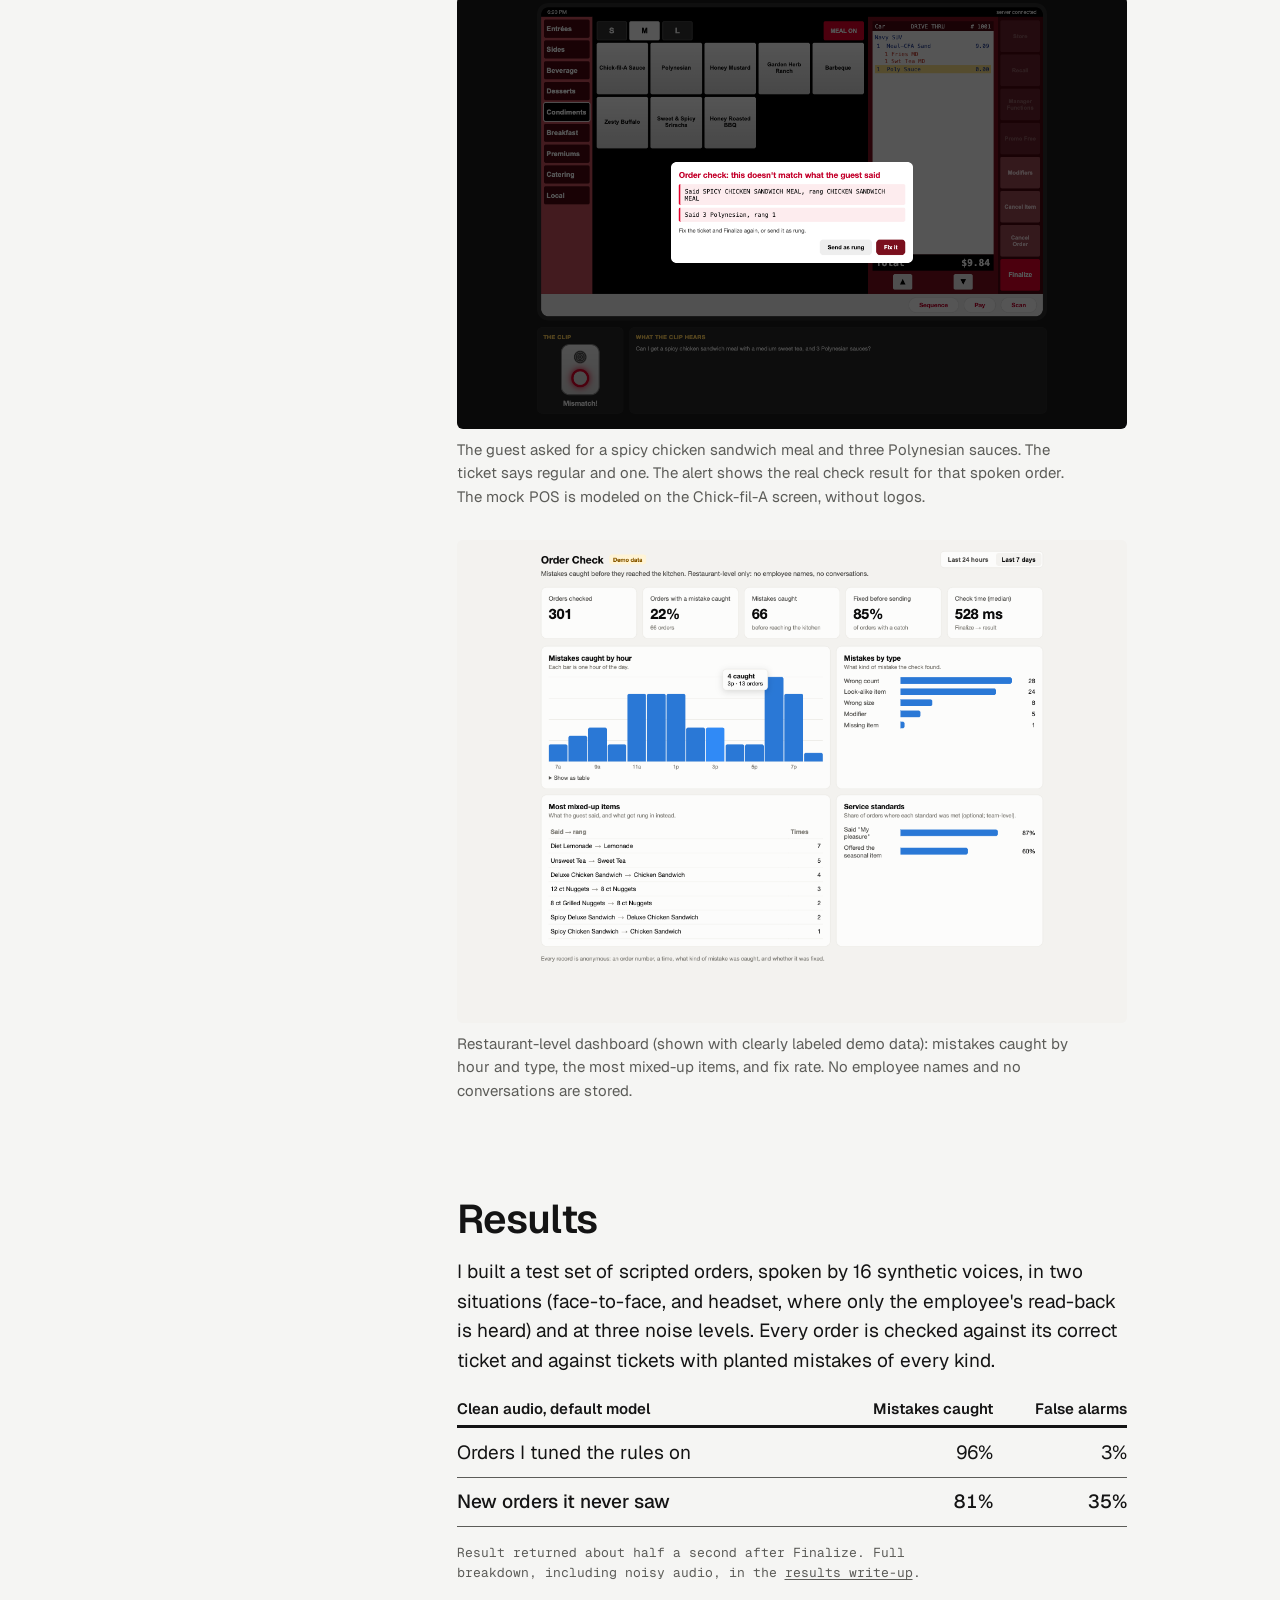
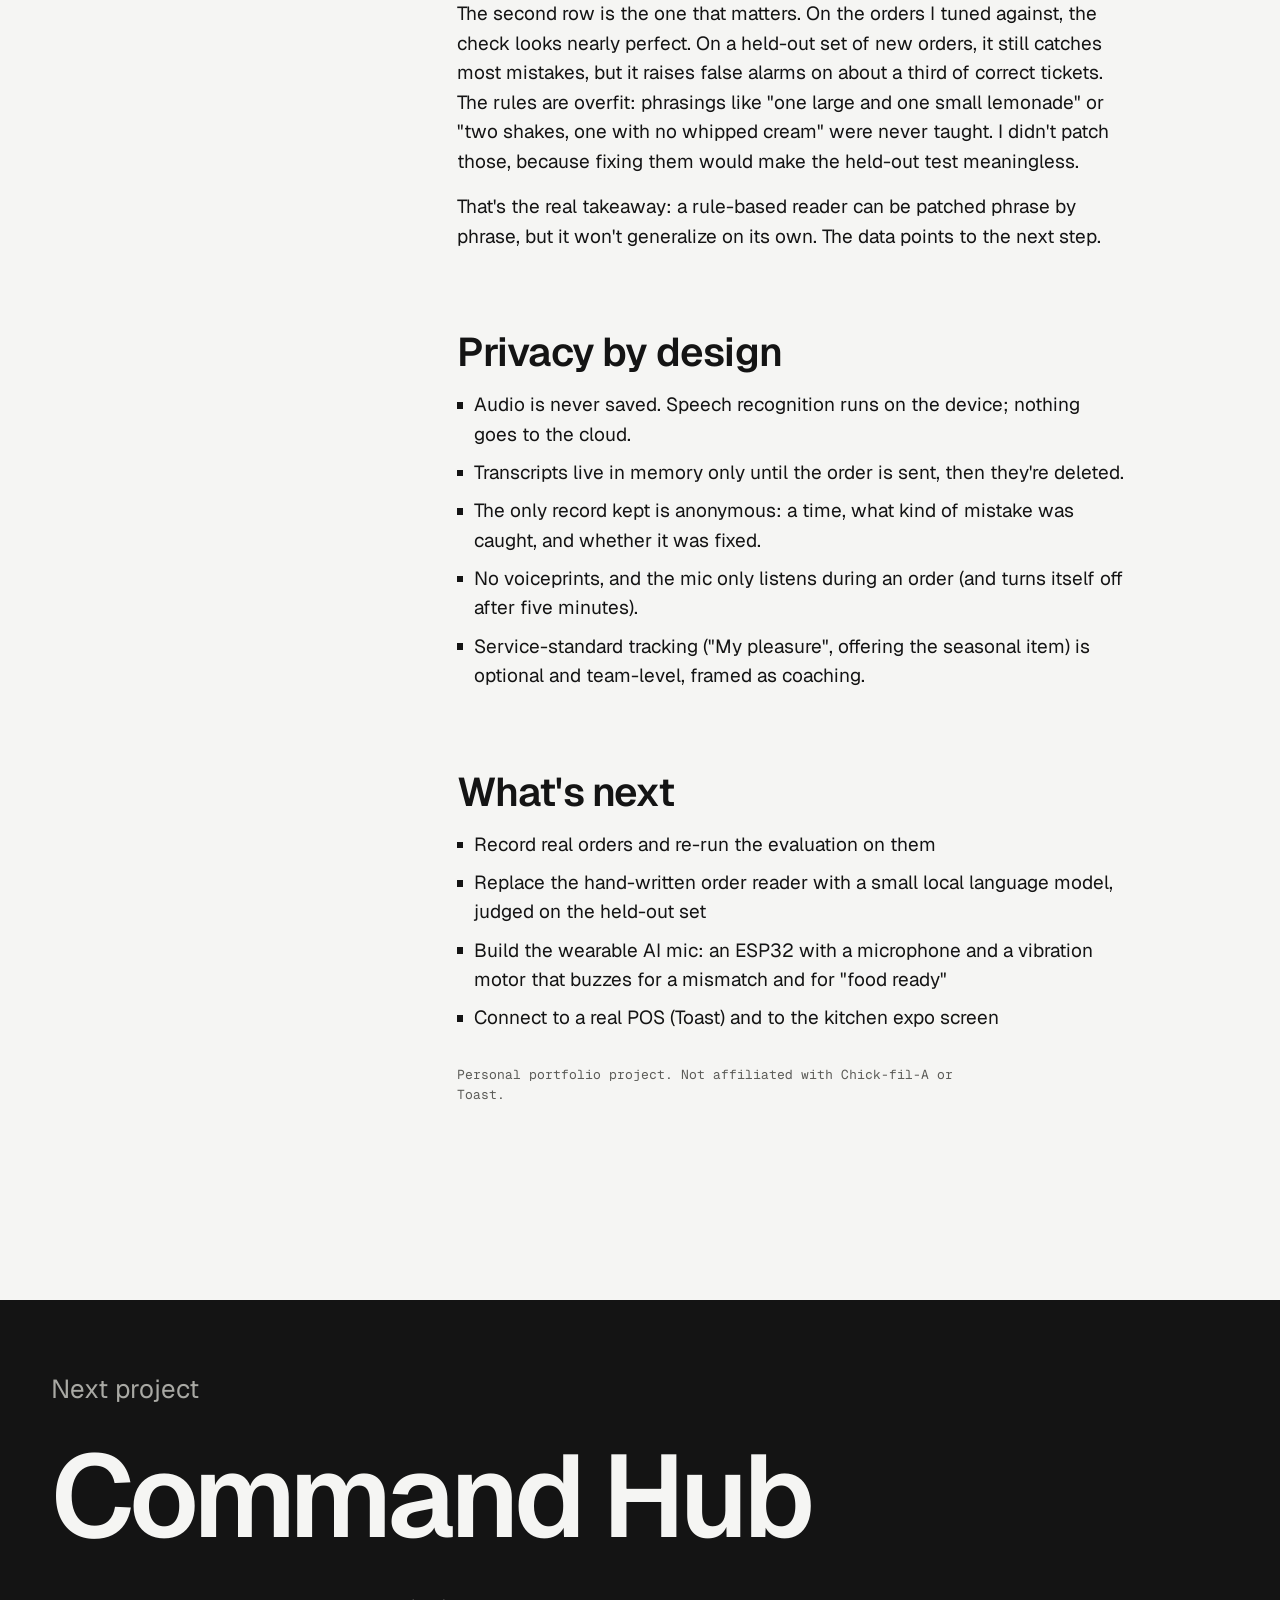
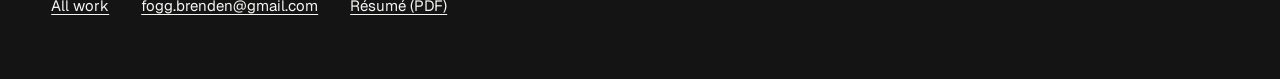
<file: projects/order-check/index.html>
<!doctype html>
<html lang="en">
<head>
<meta charset="utf-8">
<meta name="viewport" content="width=device-width, initial-scale=1">
<title>Order Check · Brenden Fogg</title>
<meta name="description" content="Order Check: an on-device AI second set of ears that catches restaurant order-entry mistakes before the kitchen sees them.">
<meta property="og:title" content="Order Check · Brenden Fogg">
<meta property="og:description" content="Order Check: an on-device AI second set of ears that catches restaurant order-entry mistakes before the kitchen sees them.">
<meta property="og:image" content="../../assets/order-check-video-poster.jpg">
<meta name="theme-color" content="#f5f5f3">
<link rel="icon" href="data:image/svg+xml,%3Csvg xmlns='http://www.w3.org/2000/svg' viewBox='0 0 64 64'%3E%3Crect width='64' height='64' fill='%23141414'/%3E%3Ctext x='32' y='43' font-family='Arial,sans-serif' font-size='30' font-weight='700' text-anchor='middle' fill='%23f5f5f3'%3EBF%3C/text%3E%3C/svg%3E">
<link rel="preconnect" href="https://fonts.googleapis.com">
<link rel="preconnect" href="https://fonts.gstatic.com" crossorigin>
<link href="https://fonts.googleapis.com/css2?family=Geist:wght@400;500;600&family=Geist+Mono:wght@400;500&display=swap" rel="stylesheet">
<link rel="stylesheet" href="../../css/site.css">
<link rel="stylesheet" href="../../css/case.css">
</head>
<body>
<a class="skip" href="#main">Skip to content</a>
<header class="bar bar--case">
  <a class="bar__mark" href="../../">Brenden Fogg</a>
  <nav class="bar__nav" aria-label="Main">
    <a href="../../#skills">Skills</a>
    <a href="../../#work" aria-current="page">Work</a>
    <a href="../../#experience">Experience</a>
    <a href="../../#about">About</a>
    <a href="../../data/BrendenFogg-CV.pdf">Résumé</a>
  </nav>
  <a class="bar__action" href="../../#contact">Contact</a>
</header>
<main id="main">
<div class="case-hero">
<img class="case-hero__img" src="../../assets/order-check-dashboard.png" width="1140" height="820" alt="Order Check's dashboard of mistakes caught, shown with demo data.">
<h1>Order Check</h1>
        <p class="lede">
          A second set of ears for the person taking your order. Order Check is an AI-powered
          microphone that listens while an employee takes an order, compares what the guest <i>said</i> with what was <i>rung in</i>,
          and flags the difference before the ticket reaches the kitchen.
        </p>
        <div class="callout">
          Said SPICY CHICKEN SANDWICH MEAL, rang CHICKEN SANDWICH MEAL<br>
          Said 3 Polynesian, rang 1
        </div>
        <div class="meta">
          Personal project, 2026 · Rust, Whisper (on-device speech recognition), SQLite, HTML/JS ·
          <a href="https://github.com/Brendenfogg/order-check">Code on GitHub</a>
        </div>
</div>
<div class="case wrap grid">
  <nav class="case__toc" aria-label="On this page">
    <a href="#problem">Problem</a>
    <a href="#market">Market</a>
    <a href="#how">How it works</a>
    <a href="#demo">Demo</a>
    <a href="#results">Results</a>
    <a href="#privacy">Privacy</a>
    <a href="#next">Next</a>
  </nav>
  <div class="case__body">


      <!-- problem -->
      <div class="anchor" id="problem">
        <h2>Problem</h2>
        <p>
          When I worked at Chick-fil-A, most order mistakes weren't dramatic. They were near-misses:
          a fat-fingered tap on the button next to the right one, spicy instead of regular, an
          8-count rung as a 12-count, one Polynesian sauce instead of three. Each one gets caught late,
          at the window or by an unhappy guest, and costs a remake, wasted food, and time in a line
          that's already long.
        </p>
        <p>
          Nothing checks the gap between what a guest says and what gets entered. Chains have tested AI
          that <i>replaces</i> the person taking the order. I wanted the opposite: keep the person and the
          hospitality, and give them a backup that catches the small mistakes. <span class="bold">AI that
          keeps jobs, not takes them.</span> The AI never changes a ticket; it only points at the mismatch.
        </p>
      </div>

      <div class="br"></div>

      <!-- how it works -->
      <!-- market -->
      <div class="anchor" id="market">
        <h2>Market</h2>
        <p>
          About <span class="bold">1 in 8 drive-thru orders is wrong</span>, even at the best chains.
          Intouch Insight's 2025 study measured Chick-fil-A at 87% accurate. Inaccurate orders cost an
          estimated <span class="bold">$50K&ndash;$95K per store per year</span>, and most of that is
          guests who don't come back, not the remake.
        </p>
        <p>
          The industry's answer so far has been to replace the order-taker, and it hasn't gone well.
          McDonald's ended its IBM voice test in 2024. In 2025, AI-taken orders were 83% accurate,
          compared with 87% for people, and <span class="bold">95% when a person backed up the AI</span>.
          The SEC charged one vendor, Presto, for saying its AI took orders that off-site humans were
          actually handling. Order Check is the person-plus-AI version with the person in charge.
          It also complements camera systems like Agot AI: they check the food going into the bag,
          and Order Check checks the ticket before the kitchen sees it.
        </p>
        <p>
          A simple cost model puts the value at <span class="bold">about $5K&ndash;$30K per store per year</span>.
          The number that decides it is one nobody publishes: what share of errors start at the register
          and not in the kitchen. That's the first question in my operator interviews.
        </p>
      </div>

      <div class="br"></div>

      <div class="anchor" id="how">
        <h2>How it works</h2>
        <div class="diagram-scroll" tabindex="0" role="group" aria-label="System diagram, scrolls sideways on small screens"><svg class="diagram" viewBox="0 0 700 290" role="img" aria-label="An AI-powered microphone streams audio to an in-restaurant server, which transcribes it, reads the spoken order, and checks it against the POS ticket before the kitchen gets it. On a mismatch, the server buzzes the microphone.">
          <defs>
            <marker id="arrow" viewBox="0 0 10 10" refX="9" refY="5" markerWidth="7" markerHeight="7" orient="auto-start-reverse">
              <path d="M0 0 L10 5 L0 10" fill="none" stroke="#333333" stroke-width="1.5"/>
            </marker>
          </defs>

          <!-- everything is centered on y = 130 -->
          <!-- AI microphone -->
          <rect class="box accent" x="10" y="95" width="130" height="70" rx="6"/>
          <text x="75" y="121" text-anchor="middle" dominant-baseline="middle">AI microphone</text>
          <text class="muted" x="75" y="140" text-anchor="middle" dominant-baseline="middle">listens during</text>
          <text class="muted" x="75" y="153" text-anchor="middle" dominant-baseline="middle">an order only</text>

          <line x1="140" y1="130" x2="188" y2="130" marker-end="url(#arrow)"/>

          <!-- server -->
          <rect class="box" x="190" y="20" width="290" height="220" rx="6"/>
          <text x="335" y="44" text-anchor="middle" dominant-baseline="middle">In-restaurant server (Rust)</text>
          <text x="208" y="78" dominant-baseline="middle">1. Whisper speech-to-text</text>
          <text class="muted" x="226" y="94" dominant-baseline="middle">on device, nothing to the cloud</text>
          <text x="208" y="122" dominant-baseline="middle">2. Menu-aware correction</text>
          <text class="muted" x="226" y="138" dominant-baseline="middle">"polly nesian" → Polynesian</text>
          <text x="208" y="166" dominant-baseline="middle">3. Read the spoken order</text>
          <text class="muted" x="226" y="182" dominant-baseline="middle">meals, counts, corrections</text>
          <text x="208" y="214" dominant-baseline="middle">4. Compare with the ticket</text>

          <!-- POS ticket (center y = 80) and kitchen (center y = 180): symmetric around 130 -->
          <line x1="480" y1="72" x2="528" y2="72" marker-end="url(#arrow)"/>
          <line x1="530" y1="88" x2="482" y2="88" marker-end="url(#arrow)"/>
          <rect class="box" x="530" y="45" width="160" height="70" rx="6"/>
          <text x="610" y="71" text-anchor="middle" dominant-baseline="middle">POS ticket</text>
          <text class="muted" x="610" y="92" text-anchor="middle" dominant-baseline="middle">checked before</text>
          <text class="muted" x="610" y="105" text-anchor="middle" dominant-baseline="middle">it fires</text>

          <line x1="480" y1="180" x2="528" y2="180" marker-end="url(#arrow)"/>
          <rect class="box" x="530" y="145" width="160" height="70" rx="6"/>
          <text x="610" y="171" text-anchor="middle" dominant-baseline="middle">Kitchen</text>
          <text class="muted" x="610" y="192" text-anchor="middle" dominant-baseline="middle">only after</text>
          <text class="muted" x="610" y="205" text-anchor="middle" dominant-baseline="middle">it matches</text>

          <!-- feedback: server buzzes the microphone on a mismatch -->
          <path d="M335 240 L335 262 L75 262 L75 167" marker-end="url(#arrow)"/>
          <text class="muted" x="205" y="278" text-anchor="middle" dominant-baseline="middle">buzzes the mic on a mismatch</text>
        </svg></div>
        <p class="meta diagram-hint">Scroll sideways to see the whole diagram.</p>
        <p>
          Listening starts when the employee enters the car (drive-thru) or the guest's name (counter),
          and stops at Finalize. The check has three answers, not two. A confident <span class="bold">mismatch</span>
          buzzes the AI mic. <span class="bold">Couldn't confirm</span> (unclear audio, or something on the ticket that
          simply wasn't heard) shows a quiet note with no buzz, because false alarms teach people to ignore
          the alert. Anything the guest didn't specify, like a size, is never counted as a mistake.
        </p>
        <p>
          Everything the system knows about the restaurant (items, how people say them, look-alike groups,
          modifiers, meal rules) lives in one menu file, so another restaurant could adopt it by writing its own.
        </p>
      </div>

      <div class="br"></div>

      <!-- demo -->
      <div class="anchor" id="demo">
        <h2>Demo</h2>

        <figure>
          <video aria-label="Order Check demo walkthrough" src="../../media/order-check-demo.mp4" poster="../../assets/order-check-video-poster.jpg"
                 width="1920" height="1080" controls playsinline preload="none"></video>
          <figcaption>Walkthrough: the problem, how it works, a live catch, and the manager dashboard (demo data), shown with a generic burger-and-chicken menu. Swap in any restaurant's menu file.</figcaption>
        </figure>

        <figure>
          <img loading="lazy" decoding="async" src="../../assets/order-check-pos.png" width="1240" height="800" alt="Mock POS showing a drive-thru ticket with a chicken sandwich meal and one Polynesian sauce, and an alert: Said SPICY CHICKEN SANDWICH MEAL, rang CHICKEN SANDWICH MEAL; Said 3 Polynesian, rang 1.">
          <figcaption>
            The guest asked for a spicy chicken sandwich meal and three Polynesian sauces. The ticket says regular and one.
            The alert shows the real check result for that spoken order. The mock POS is modeled on the Chick-fil-A screen, without logos.
          </figcaption>
        </figure>

        <figure>
          <img loading="lazy" decoding="async" src="../../assets/order-check-dashboard.png" width="1140" height="820" alt="Restaurant dashboard with orders checked, share of orders with a mistake caught, mistakes by hour and type, and the most mixed-up items.">
          <figcaption>
            Restaurant-level dashboard (shown with clearly labeled demo data): mistakes caught by hour and type,
            the most mixed-up items, and fix rate. No employee names and no conversations are stored.
          </figcaption>
        </figure>
      </div>

      <div class="br"></div>

      <!-- results -->
      <div class="anchor" id="results">
        <h2>Results</h2>
        <p>
          I built a test set of scripted orders, spoken by 16 synthetic voices, in two situations (face-to-face,
          and headset, where only the employee's read-back is heard) and at three noise levels. Every order is
          checked against its correct ticket and against tickets with planted mistakes of every kind.
        </p>
        <table class="results">
          <tr><th scope="col">Clean audio, default model</th><th class="num" scope="col">Mistakes caught</th><th class="num" scope="col">False alarms</th></tr>
          <tr><td>Orders I tuned the rules on</td><td class="num">96%</td><td class="num">3%</td></tr>
          <tr class="honest"><td>New orders it never saw</td><td class="num">81%</td><td class="num">35%</td></tr>
        </table>
        <div class="meta">Result returned about half a second after Finalize. Full breakdown, including noisy audio, in the <a href="https://github.com/Brendenfogg/order-check/blob/feat/order-check-v1/docs/results.md">results write-up</a>.</div>
        <p>
          The second row is the one that matters. On the orders I tuned against, the check looks nearly perfect.
          On a held-out set of new orders, it still catches most mistakes, but it raises false alarms on about a
          third of correct tickets. The rules are overfit: phrasings like "one large and one small lemonade" or
          "two shakes, one with no whipped cream" were never taught. I didn't patch those, because fixing them
          would make the held-out test meaningless.
        </p>
        <p>
          That's the real takeaway: a rule-based reader can be patched phrase by phrase, but it won't generalize
          on its own. The data points to the next step.
        </p>
      </div>

      <div class="br"></div>

      <!-- privacy -->
      <div class="anchor" id="privacy">
        <h2>Privacy by design</h2>
        <ul class="tight">
          <li>Audio is never saved. Speech recognition runs on the device; nothing goes to the cloud.</li>
          <li>Transcripts live in memory only until the order is sent, then they're deleted.</li>
          <li>The only record kept is anonymous: a time, what kind of mistake was caught, and whether it was fixed.</li>
          <li>No voiceprints, and the mic only listens during an order (and turns itself off after five minutes).</li>
          <li>Service-standard tracking ("My pleasure", offering the seasonal item) is optional and team-level, framed as coaching.</li>
        </ul>
      </div>

      <div class="br"></div>

      <!-- next -->
      <div class="anchor" id="next">
        <h2>What's next</h2>
        <ul class="tight">
          <li>Record real orders and re-run the evaluation on them</li>
          <li>Replace the hand-written order reader with a small local language model, judged on the held-out set</li>
          <li>Build the wearable AI mic: an ESP32 with a microphone and a vibration motor that buzzes for a mismatch and for "food ready"</li>
          <li>Connect to a real POS (Toast) and to the kitchen expo screen</li>
        </ul>
        <div class="small-br"></div>
        <div class="meta">Personal portfolio project. Not affiliated with Chick-fil-A or Toast.</div>
        <div class="br"></div>
      </div>

      
    
  </div>
</div>
</main>
<footer class="case-foot">
  <p>Next project</p>
  <a class="case-foot__next" href="../cgcs-hub/">Command Hub</a>
  <ul>
    <li><a class="link" href="../../#work">All work</a></li>
    <li><a class="link" href="mailto:fogg.brenden@gmail.com">fogg.brenden@gmail.com</a></li>
    <li><a class="link" href="../../data/BrendenFogg-CV.pdf">Résumé (PDF)</a></li>
  </ul>
</footer>
</body>
</html>
</file>
<file: css/site.css>
/* Brenden Fogg — site.css
   Neutral and quiet: off-white ground, near-black ink, one grey tone step, a single blue used only for links in focus.
   One typeface (Geist). No effects beyond a soft rise as sections enter. */

:root {
  --bg: #f5f5f3;
  --surface: #ebebe8;
  --ink: #141414;
  --muted: #5c5c58;
  --accent: #1f3a8a;
  --accent-ink: #ffffff;
  --dark-muted: #a9a9a4;

  --font-display: "Geist", ui-sans-serif, system-ui, -apple-system, "Segoe UI", Helvetica, Arial, sans-serif;
  --font-text: var(--font-display);

  --step-small: 0.9375rem;
  --step-body: clamp(1.0625rem, 1rem + 0.25vw, 1.1875rem);
  --step-lead: clamp(1.25rem, 1.1rem + 0.7vw, 1.625rem);
  --step-head: clamp(1.75rem, 1.4rem + 1.5vw, 2.5rem);
  --step-display: clamp(3rem, 1.2rem + 7.6vw, 8rem);

  --margin: clamp(1.25rem, 4vw, 4rem);
  --gutter: clamp(1.25rem, 3vw, 3rem);
  --section: clamp(4.5rem, 9vw, 9rem);
  --bar: 3.75rem;
  --radius: 6px;

  --ease-out: cubic-bezier(0.22, 1, 0.36, 1);
}

*, *::before, *::after { box-sizing: border-box; }
html { -webkit-text-size-adjust: 100%; text-size-adjust: 100%; scroll-padding-top: calc(var(--bar) + 1rem); }
body { margin: 0; background: var(--bg); color: var(--ink); font-family: var(--font-text); font-size: var(--step-body); line-height: 1.55; -webkit-font-smoothing: antialiased; text-rendering: optimizeLegibility; }
h1, h2, h3, p, figure, ul, ol, dl, dd { margin: 0; }
ul, ol { padding: 0; list-style: none; }
img, video { display: block; max-width: 100%; height: auto; }
button { font: inherit; color: inherit; background: none; border: 0; padding: 0; cursor: pointer; }
a { color: inherit; }
::selection { background: var(--ink); color: var(--bg); }
:focus-visible { outline: 2px solid var(--accent); outline-offset: 3px; border-radius: 2px; }
.contact :focus-visible, .rush :focus-visible, .case-hero :focus-visible, .case-foot :focus-visible { outline-color: var(--bg); }

h1, h2, h3 { font-family: var(--font-display); font-weight: 600; letter-spacing: -0.02em; line-height: 1.1; text-wrap: balance; }
.heading { font-size: var(--step-head); }
.lead { font-size: var(--step-lead); line-height: 1.35; letter-spacing: -0.01em; max-width: 36ch; text-wrap: pretty; }
p { max-width: 64ch; text-wrap: pretty; }
.meta { font-size: var(--step-small); color: var(--muted); }
.tags { font-size: var(--step-small); color: var(--muted); }
.nums { font-variant-numeric: tabular-nums lining-nums; }

.wrap { padding-inline: var(--margin); max-width: 90rem; margin-inline: auto; }
.band { background: var(--surface); padding-block: var(--section); }
.split { display: grid; grid-template-columns: 12rem minmax(0, 1fr); column-gap: var(--gutter); row-gap: 2rem; align-items: start; }
.grid { display: grid; grid-template-columns: repeat(12, minmax(0, 1fr)); column-gap: var(--gutter); }

.skip { position: absolute; left: var(--margin); top: -4rem; z-index: 100; background: var(--ink); color: var(--bg); padding: 0.6rem 1rem; border-radius: var(--radius); }
.skip:focus { top: 0.5rem; }

.link { text-decoration: underline; text-decoration-thickness: 1px; text-underline-offset: 0.22em; display: inline-flex; align-items: center; min-height: 2.75rem; transition: color 160ms; }
.link:hover { color: var(--accent); }
.button { display: inline-flex; align-items: center; justify-content: center; min-height: 3rem; padding: 0 1.4rem; background: var(--ink); color: var(--bg); font-weight: 500; font-size: var(--step-body); text-decoration: none; border-radius: var(--radius); transition: background-color 160ms, color 160ms, transform 140ms var(--ease-out); }
.button:hover { background: var(--accent); color: var(--accent-ink); }
.button:active { transform: scale(0.98); }
.button--quiet { background: var(--surface); color: var(--ink); }
.button--quiet:hover { background: var(--ink); color: var(--bg); }
.button--light, .button--inverse { background: var(--bg); color: var(--ink); }
.button--light:hover, .button--inverse:hover { background: var(--accent-ink); color: var(--ink); }

/* ---------- bar ---------- */
.bar { position: sticky; top: 0; z-index: 20; min-height: var(--bar); background: var(--bg); display: flex; align-items: center; gap: 1.5rem; padding-inline: var(--margin); }
.bar a { text-decoration: none; display: inline-flex; align-items: center; min-height: 2.75rem; }
.bar__mark { font-weight: 600; letter-spacing: -0.01em; white-space: nowrap; }
.bar__nav { display: flex; gap: clamp(1rem, 2vw, 2rem); margin-left: auto; font-size: var(--step-small); color: var(--muted); }
.bar__nav a { white-space: nowrap; transition: color 160ms; }
.bar__nav a:hover, .bar__nav a[aria-current] { color: var(--ink); }
.bar__nav a[aria-current] { text-decoration: underline; text-underline-offset: 0.4em; }
.bar__action { background: var(--ink); color: var(--bg); padding-inline: 1.1rem; border-radius: var(--radius); font-size: var(--step-small); font-weight: 500; transition: background-color 160ms; }
.bar__action:hover { background: var(--accent); }

/* ---------- hero ---------- */
.hero { display: grid; grid-template-columns: minmax(0, 1fr); grid-template-areas: "name" "text" "results"; column-gap: var(--gutter); row-gap: clamp(1.5rem, 3vw, 2.5rem); padding-top: clamp(1.5rem, 4vw, 3.5rem); padding-bottom: var(--section); }
.hero__title { grid-area: name; display: flex; align-items: center; gap: clamp(0.5rem, 2vw, 1.75rem); }
.hero__name { font-size: var(--step-display); letter-spacing: -0.045em; line-height: 0.95; margin-left: -0.04em; }
.hero__text { grid-area: text; }
.hero__role { font-size: var(--step-lead); line-height: 1.3; letter-spacing: -0.01em; max-width: 34ch; }
.hero__statement { margin-top: 1rem; color: var(--muted); max-width: 60ch; }
.hero__actions { margin-top: 1.75rem; display: flex; flex-wrap: wrap; gap: 0.75rem; }
.hero__results { grid-area: results; border-top: 1px solid #d6d6d1; padding-top: clamp(1.5rem, 3vw, 2.5rem); margin-top: clamp(0.5rem, 2vw, 1.5rem); display: grid; grid-template-columns: repeat(3, minmax(0, 1fr)); gap: var(--gutter); }
.hero__results li { display: grid; gap: 0.5rem; align-content: start; }
.hero__results b { font-weight: 600; font-size: clamp(2.25rem, 1.5rem + 3vw, 4rem); letter-spacing: -0.04em; line-height: 1; }
.hero__results span { color: var(--muted); max-width: 30ch; line-height: 1.45; }

/* ---------- skills ---------- */
.skills__list { display: grid; grid-template-columns: repeat(2, minmax(0, 1fr)); gap: 2rem var(--gutter); }
.skills__list dt, .school dt { font-weight: 600; letter-spacing: -0.01em; }
.skills__list dd { margin-top: 0.3rem; color: var(--muted); max-width: 42ch; }

/* ---------- work ---------- */
.work { padding-block: var(--section); }
.project { display: grid; grid-template-columns: minmax(0, 7fr) minmax(0, 5fr); column-gap: var(--gutter); row-gap: 1.5rem; align-items: center; margin-top: clamp(2.5rem, 5vw, 4.5rem); }
.project--flip .project__shot { order: 2; }
.project__shot { display: block; background: var(--surface); padding: clamp(0.75rem, 2vw, 1.75rem); border-radius: var(--radius); transition: background-color 200ms; }
.project__shot img { width: 100%; border-radius: 4px; transition: transform 400ms var(--ease-out); }
.project__video { width: 100%; height: auto; aspect-ratio: 16 / 9; border-radius: 4px; background: var(--ink); }
div.project__shot:hover { background: var(--surface); }
.project__shot:hover { background: #dfdfdb; }
.project__shot:hover img { transform: scale(1.012); }
.project__text { display: grid; gap: 0.8rem; align-content: start; }
.project__text h3 { font-size: var(--step-head); }
.project__text .meta { margin-top: -0.4rem; }
.project__links { display: flex; flex-wrap: wrap; gap: 0 1.5rem; }
.project--plain { grid-template-columns: minmax(0, 3fr) minmax(0, 9fr); align-items: start; background: var(--surface); border-radius: var(--radius); padding: clamp(1.25rem, 3vw, 2.5rem); }

/* ---------- approach ---------- */
.approach__steps { margin-top: 2.5rem; display: grid; grid-template-columns: repeat(3, minmax(0, 1fr)); gap: var(--gutter); }
.approach__steps p { margin-top: 0.9rem; color: var(--muted); max-width: 32ch; }

/* ---------- experience ---------- */
.xp { padding-block: var(--section); }
.xp__rows { margin-top: 1rem; }
.xp__row { display: grid; grid-template-columns: minmax(0, 4fr) minmax(0, 8fr); column-gap: var(--gutter); row-gap: 0.75rem; padding-block: clamp(1.5rem, 3vw, 2.5rem); }
.xp__row + .xp__row { box-shadow: inset 0 1px 0 var(--surface); }
.xp__head h3 { font-size: var(--step-lead); letter-spacing: -0.015em; }
.xp__head p { margin-top: 0.2rem; }
.xp__row ul { display: grid; gap: 0.55rem; }
.xp__row ul li { padding-left: 1.1rem; position: relative; max-width: 62ch; color: var(--ink); }
.xp__row ul li::before { content: ""; position: absolute; left: 0; top: 0.68em; width: 5px; height: 5px; border-radius: 50%; background: var(--muted); }

/* ---------- about ---------- */
.about__body { display: grid; gap: 1.25rem; }
.about__story { display: grid; gap: 1rem; max-width: 62ch; }
.about__story .lead { max-width: none; }
.school { margin-top: 1.25rem; display: grid; grid-template-columns: repeat(2, minmax(0, 1fr)); gap: 1.5rem var(--gutter); }
.school dd { margin-top: 0.3rem; }
.school .meta { display: inline-block; margin-top: 0.2rem; }

/* ---------- contact ---------- */
.contact { background: var(--ink); color: var(--bg); padding-block: var(--section); }
.contact__ask { font-size: var(--step-lead); font-weight: 400; letter-spacing: -0.01em; line-height: 1.35; max-width: 28ch; color: var(--dark-muted); }
.contact__email { display: block; margin-top: 1.5rem; font-size: clamp(2rem, 0.6rem + 6.4vw, 6.5rem); font-weight: 600; letter-spacing: -0.04em; line-height: 1.02; text-decoration: none; overflow-wrap: anywhere; transition: color 160ms; }
.contact__email:hover { color: var(--dark-muted); }
.contact__more { margin-top: 2.5rem; display: flex; flex-wrap: wrap; align-items: center; gap: 0.5rem 2rem; font-size: var(--step-small); }
.contact__more li { min-height: 2.75rem; display: flex; align-items: center; }
.contact .link:hover { color: var(--dark-muted); }

/* ---------- footer ---------- */
.foot { padding-block: 2rem; display: flex; flex-wrap: wrap; justify-content: space-between; gap: 0.5rem 2rem; font-size: var(--step-small); color: var(--muted); }

/* ---------- entrances: CSS only, visible by default ---------- */
@media (prefers-reduced-motion: no-preference) {
  html { scroll-behavior: smooth; }
  @supports (animation-timeline: view()) {
    [data-r] { animation: reveal linear both; animation-timeline: view(); animation-range: entry 0% cover 12%; }
  }
  .hero__name, .hero__text > *, .hero__results li { animation: rise 700ms var(--ease-out) both; }
  .hero__role { animation-delay: 60ms; }
  .hero__statement { animation-delay: 120ms; }
  .hero__actions { animation-delay: 180ms; }
  .hero__results li:nth-child(1) { animation-delay: 240ms; }
  .hero__results li:nth-child(2) { animation-delay: 300ms; }
  .hero__results li:nth-child(3) { animation-delay: 360ms; }
}
@keyframes reveal { from { opacity: 0; transform: translateY(18px); } to { opacity: 1; transform: none; } }
@keyframes rise { from { opacity: 0; transform: translateY(14px); } }

/* ---------- Rush, the hidden game ---------- */
.rush { width: 100vw; max-width: none; height: 100dvh; max-height: none; margin: 0; padding: 0; border: 0; background: var(--ink); color: var(--bg); overflow: auto; }
.rush:focus { outline: none; }
.rush::backdrop { background: var(--ink); }
.rush__in { min-height: 100%; padding: var(--margin); display: grid; grid-template-rows: auto 1fr; gap: 1.5rem; }
.rush__top { display: flex; align-items: center; justify-content: space-between; gap: 1rem; }
.rush__title { font-weight: 600; font-size: var(--step-lead); letter-spacing: -0.02em; }
.rush__hud { display: flex; gap: 1.5rem; font-weight: 500; font-size: var(--step-lead); }
.rush__close { min-height: 2.75rem; padding-inline: 0.75rem; text-decoration: underline; text-underline-offset: 0.22em; }
.rush__screen { display: grid; align-content: center; gap: 1.5rem; max-width: 68rem; width: 100%; margin-inline: auto; }
.rush__big { font-size: var(--step-display); letter-spacing: -0.045em; line-height: 0.95; }
.rush__screen > p { font-size: var(--step-lead); line-height: 1.35; max-width: 36ch; }
.rush__screen > p.rush__small { font-size: var(--step-body); color: var(--dark-muted); max-width: 56ch; }
.rush__play { display: grid; grid-template-columns: 1fr 1fr; gap: clamp(1.5rem, 4vw, 4rem); align-items: start; }
.rush__said { font-size: clamp(1.5rem, 1rem + 2.2vw, 2.75rem); font-weight: 500; letter-spacing: -0.025em; line-height: 1.18; max-width: 20ch; min-height: 4.8em; }
.rush__said-label { display: block; font-size: var(--step-small); font-weight: 400; letter-spacing: 0; color: var(--dark-muted); margin-bottom: 0.6rem; }
.rush__ticket { background: var(--bg); color: var(--ink); padding: clamp(1rem, 2vw, 1.5rem); display: grid; gap: 0.5rem; border-radius: var(--radius); }
.rush__timer { height: 6px; background: var(--surface); overflow: hidden; border-radius: 3px; }
.rush__timer i { display: block; height: 100%; background: var(--ink); transform-origin: 0 50%; }
.rush__line { width: 100%; min-height: 3.25rem; padding: 0.5rem 0.9rem; display: flex; justify-content: space-between; align-items: center; gap: 1rem; text-align: left; background: var(--surface); border-radius: 4px; font-size: var(--step-lead); line-height: 1.15; transition: background-color 140ms, color 140ms; }
.rush__line:hover { background: var(--ink); color: var(--bg); }
.rush__line kbd { font-family: inherit; font-size: var(--step-small); color: var(--muted); }
.rush__line:hover kbd { color: var(--dark-muted); }
.rush__ticket :focus-visible { outline-color: var(--accent); }
.rush__send { width: 100%; margin-top: 0.4rem; }
.rush__flash { min-height: 3em; margin-top: 1rem; font-size: var(--step-body); color: var(--dark-muted); }
.rush__receipt { background: var(--bg); color: var(--ink); padding: clamp(1.25rem, 2.5vw, 2rem); max-width: 30rem; display: grid; gap: 0.4rem; border-radius: var(--radius); }
.rush__receipt h3 { font-size: var(--step-lead); margin-bottom: 0.5rem; }
.rush__receipt div { display: flex; justify-content: space-between; gap: 1rem; }
.rush__receipt .rush__total { font-weight: 600; font-size: var(--step-lead); margin-top: 0.6rem; }
.rush__actions { display: flex; flex-wrap: wrap; gap: 1rem 1.5rem; align-items: center; }
.rush .link { color: var(--bg); }
.rush__ticket.is-wrong { animation: shake 280ms; }
.rush__ticket.is-right { animation: pop 260ms var(--ease-out); }
@keyframes shake { 25% { transform: translateX(-8px); } 75% { transform: translateX(8px); } }
@keyframes pop { 50% { transform: scale(1.015); } }

/* ---------- second voice: mono for numbers, dates and labels ---------- */
.meta, .tags, .nums, .rush__hud, .rush__line kbd, .skills__tools li { font-family: "Geist Mono", ui-monospace, "SF Mono", Menlo, Consolas, monospace; font-variant-numeric: tabular-nums; }
.meta, .tags { font-size: 0.8125rem; letter-spacing: 0; }
.hero__results b, .approach__steps h3 { font-family: var(--font-display); }

/* section headings are quiet labels; project and role titles carry the weight */
.approach__steps h3 { font-size: var(--step-head); letter-spacing: -0.02em; line-height: 1.1; }
.approach__steps { margin-top: clamp(2.5rem, 5vw, 4rem); }
.approach { padding-top: clamp(2.5rem, 4.5vw, 4rem); }


.skills__tools { grid-column: 1 / -1; }
.skills__tools ul { display: flex; flex-wrap: wrap; gap: 0.5rem; margin-top: 0.6rem; }
.skills__tools li { font-size: 0.8125rem; padding: 0.35rem 0.7rem; background: var(--bg); border-radius: 4px; color: var(--ink); }
.skills__list dd:has(ul) { max-width: none; }


.project--plain { grid-template-columns: 12rem minmax(0, 1fr) auto; align-items: center; }
.project__figure { display: grid; justify-items: end; text-align: right; font-family: var(--font-display); max-width: none; }
.project__figure b { font-weight: 600; font-size: clamp(2.5rem, 1.5rem + 4vw, 5rem); letter-spacing: -0.045em; line-height: 1; }
.project__figure span { color: var(--muted); font-size: var(--step-small); }

.foot { align-items: baseline; }
.foot p { display: flex; gap: 1.5rem; align-items: baseline; }
.foot__top, .foot__rush { padding-block: 0.75rem; color: var(--muted); text-decoration: none; }
.foot__top:hover, .foot__rush:hover { color: var(--ink); }
.foot__top { text-decoration: underline; text-underline-offset: 0.22em; }
[hidden] { display: none !important; }

.rush__line.is-culprit { outline: 3px solid var(--accent); outline-offset: -3px; }
.rush__line.is-picked { background: var(--ink); color: var(--bg); }
@media (pointer: coarse) { .rush__line kbd, .rush__keys { display: none; } }
.rush__line.is-empty { visibility: hidden; }

/* ---------- paper grain: a faint, still noise over the whole page ---------- */
body::before { content: ""; position: fixed; inset: 0; z-index: 30; pointer-events: none; opacity: 0.07; mix-blend-mode: multiply; background-image: url("data:image/svg+xml,%3Csvg xmlns='http://www.w3.org/2000/svg' width='180' height='180'%3E%3Cfilter id='n'%3E%3CfeTurbulence type='fractalNoise' baseFrequency='0.85' numOctaves='3' stitchTiles='stitch'/%3E%3CfeColorMatrix values='0 0 0 0 0  0 0 0 0 0  0 0 0 0 0  0 0 0 0.9 0'/%3E%3C/filter%3E%3Crect width='180' height='180' filter='url(%23n)'/%3E%3C/svg%3E"); }

/* ---------- skills point to the work behind them ---------- */
.skill__seen { display: block; margin-top: 0.4rem; font-size: 0.8125rem; color: var(--muted); }
.skill__seen a { color: var(--ink); text-decoration: underline; text-decoration-color: #c4c4bf; text-underline-offset: 0.2em; transition: color 160ms, text-decoration-color 160ms; }
.skill__seen a:hover { color: var(--accent); text-decoration-color: currentColor; }
.skill { position: relative; padding: 0.75rem 0.9rem; margin: -0.75rem -0.9rem; border-radius: var(--radius); transition: background-color 200ms; }
.skill.is-active { background: var(--bg); }
.skill.is-active dt { color: var(--accent); }
.chip { display: inline-block; color: inherit; text-decoration: none; box-shadow: inset 0 -1px 0 #c4c4bf; transition: color 160ms, box-shadow 160ms; }
.chip:hover, .chip:focus-visible { color: var(--accent); box-shadow: inset 0 -1px 0 currentColor; }
.project, .xp__row { transition: box-shadow 240ms, background-color 240ms; border-radius: var(--radius); }
.is-match { box-shadow: 0 0 0 2px var(--accent); }
.project:target, .xp__row:target { animation: found 1.8s var(--ease-out) 1; }
@keyframes found { 0%, 35% { box-shadow: 0 0 0 2px var(--accent); background-color: #e9ecf5; } 100% { box-shadow: 0 0 0 2px transparent; background-color: transparent; } }
.project--plain:target { animation-name: found-plain; }
@keyframes found-plain { 0%, 35% { box-shadow: 0 0 0 2px var(--accent); } 100% { box-shadow: 0 0 0 2px transparent; } }

/* ---------- experience: a timeline that fills as you read ---------- */
.xp__rows { position: relative; padding-left: 2rem; }
.xp__track { position: absolute; left: 0.4rem; top: 2.2rem; bottom: 2.2rem; width: 2px; background: var(--surface); padding: 0; }
.xp__track::before { display: none; }
.xp__fill { position: absolute; inset: 0; background: var(--accent); transform-origin: 50% 0; transform: scaleY(var(--fill, 1)); }
.xp__row { position: relative; }
.xp__row > .xp__head::before { content: ""; position: absolute; left: calc(-2rem + 0.4rem - 4px); top: clamp(1.5rem, 3vw, 2.5rem); margin-top: 0.45em; width: 10px; height: 10px; border-radius: 50%; background: var(--bg); box-shadow: inset 0 0 0 2px #c9c9c4; transition: background-color 300ms, box-shadow 300ms; }
.xp__row.is-reached > .xp__head::before { background: var(--accent); box-shadow: inset 0 0 0 2px var(--accent); }

/* ---------- the poker word ---------- */
.poker-link, .poker-word { font: inherit; color: #2563eb; text-decoration: underline; text-decoration-thickness: 1px; text-underline-offset: 0.2em; cursor: pointer; transition: color 160ms; }
.poker-link:hover, .poker-link:focus-visible { color: var(--accent); }


/* ---------- small screens ---------- */
@media (max-width: 60rem) {
  /* the name row scrolls away; only the 44px link row stays pinned */
  .bar { top: -3.15rem; flex-wrap: wrap; row-gap: 0; padding-top: 0.4rem; }
  .bar__mark { margin-right: auto; }
  .bar__nav { order: 3; flex-basis: 100%; min-width: 0; margin-left: 0; gap: 0; justify-content: space-between; font-size: 0.8125rem; }
  html { scroll-padding-top: 4rem; }
  .contact__copy { flex-basis: 100%; }
  .project__figure { justify-items: start; text-align: left; }
  .rush__screen { align-content: start; }
  .rush__said { font-size: 1.25rem; min-height: 6.2em; max-width: none; }
  .rush__flash { min-height: 4.5em; margin-top: 0.5rem; }

  .hero__results { grid-template-columns: minmax(0, 1fr); gap: 1.5rem; }
  .hero__results li { grid-template-columns: 7rem minmax(0, 1fr); align-items: baseline; }
  .xp__rows { padding-left: 1.5rem; }
  .xp__track { left: 0.2rem; }
  .xp__row > .xp__head::before { left: calc(-1.5rem + 0.2rem - 4px); }

  .split, .project, .project--plain, .xp__row { grid-template-columns: minmax(0, 1fr); }
  .project--flip .project__shot { order: 0; }
  .approach__steps { grid-template-columns: minmax(0, 1fr); gap: 2rem; }
  .rush__hud { gap: 0.9rem; }
}
@media (max-width: 40rem) {
  .skills__list, .school { grid-template-columns: minmax(0, 1fr); }
}

@media (prefers-reduced-motion: reduce) {
  .rush__ticket.is-wrong, .rush__ticket.is-right { animation: none; }
  * { transition-duration: 1ms !important; }
}

@media (max-width: 60rem) and (orientation: portrait) { .rush__play { grid-template-columns: 1fr; } }
@media (max-height: 34rem) { .rush__in { gap: 0.5rem; } .rush__said { font-size: 1.125rem; min-height: 0; } .rush__line { min-height: 2.75rem; font-size: 1rem; } }

/* ---------- logos beside experience and education ---------- */
.xp__head { display: grid; grid-template-columns: 5.5rem minmax(0, 1fr); column-gap: 1.1rem; align-content: start; }
.xp__head > :not(.xp__logo) { grid-column: 2; }
.xp__logo { grid-column: 1; grid-row: 1 / span 3; align-self: start; width: 5.5rem; height: 3.5rem; display: grid; place-items: center; padding: 0.5rem 0.6rem; background: #fff; border-radius: var(--radius); box-shadow: inset 0 0 0 1px #e4e4e0; }
.xp__logo img { width: 100%; height: 100%; object-fit: contain; }
.xp__head > p:first-of-type { margin-top: 0.2rem; }
.school dt { display: flex; align-items: center; gap: 0.75rem; min-height: 2.75rem; }
.school__logo { flex: none; width: 2.75rem; height: 2.75rem; display: grid; place-items: center; padding: 0.3rem; background: #fff; border-radius: var(--radius); box-shadow: inset 0 0 0 1px #e4e4e0; }
.school__logo img { width: 100%; height: 100%; object-fit: contain; }
@media (max-width: 40rem) {
  .xp__head { grid-template-columns: 4.25rem minmax(0, 1fr); column-gap: 0.9rem; }
  .xp__logo { width: 4.25rem; height: 2.75rem; padding: 0.35rem 0.45rem; }
}

/* ---------- the 3D Block M: desktop only, placed by hand with the ?place tool on 2026-11-17 ----------
   Saved at a 1651px-wide screen: 413px across, 12px above the top of the hero, 28px in from its right edge.
   On narrower desktops it shrinks to the room the one-line name leaves. Hidden below 60rem. */
.block-m { display: none; }
@media (min-width: 60.0625rem) {
  .hero { position: relative; --m-w: clamp(14rem, calc(min(100vw, 90rem) - 2 * var(--margin) - var(--step-display) * 6.15 - var(--gutter) + 2.25rem), 25.8rem); }
  /* keep the intro clear of the M: it reaches 1.75rem in from the hero's outer edge */
  .hero__text { max-width: calc(100% - var(--m-w) + var(--margin) - 1.75rem - 1.5rem); }
  .block-m { display: block; position: absolute; top: -0.75rem; right: 1.75rem; width: var(--m-w); aspect-ratio: 1; z-index: 1; touch-action: pan-y; cursor: grab; -webkit-tap-highlight-color: transparent; }
  .block-m.is-grabbing { cursor: grabbing; }
  .block-m__fallback { position: absolute; inset: 22% 14%; width: 72%; height: auto; }
  .block-m.is-live .block-m__fallback { display: none; }
  .block-m__canvas { position: absolute; inset: 0; width: 100%; height: 100%; display: block; outline: none; border-radius: var(--radius); }
  .block-m__canvas:focus-visible { box-shadow: 0 0 0 2px var(--accent); }
}
</file>
<file: css/case.css>
/* Case-study pages. Loaded after site.css and built on the same tokens. */
.case-hero { background: var(--ink); color: var(--bg); padding: clamp(3rem, 8vw, 7rem) var(--margin) clamp(2rem, 4vw, 3.5rem); display: grid; gap: 1.25rem; }
.case-hero h1 { font-size: var(--step-display); letter-spacing: -0.045em; line-height: 0.95; }
.case-hero .lede { font-size: var(--step-lead); line-height: 1.24; max-width: 40ch; }
.case-hero .meta { color: var(--dark-muted); max-width: 70ch; }
.case-hero a { color: var(--bg); }
.case-hero :focus-visible { outline-color: var(--bg); }
.callout { border-radius: var(--radius); background: var(--bg); color: var(--ink); padding: 0.9rem 1.1rem; max-width: 44rem; font-size: var(--step-body); line-height: 1.35; }

.case { max-width: 90rem; margin-inline: auto; padding-block: calc(var(--section) * 0.6) var(--section); align-items: start; }
.case__toc { grid-column: 1 / span 3; position: sticky; top: calc(var(--bar) + 1.5rem); display: grid; }
.case__toc a { font-weight: 500; color: var(--muted); text-decoration: none; min-height: 2.75rem; display: flex; align-items: center; width: fit-content; transition: transform 240ms var(--ease-out), color 180ms; }
.case__toc a:hover { color: var(--ink); }
.case__body { grid-column: 5 / span 7; min-width: 0; }
.case__body .br { height: calc(var(--section) * 0.55); }
.case__body .small-br { height: 1rem; }
.case__body .anchor { scroll-margin-top: calc(var(--bar) + 1.5rem); }
.case__body h2 { font-size: var(--step-head); margin-bottom: 1rem; }
.case__body p { margin-bottom: 1rem; max-width: 62ch; }
.case__body a { text-decoration: underline; text-decoration-thickness: 0.06em; text-underline-offset: 0.18em; }
.case__body a:hover { color: var(--accent); }
.case__body .meta { margin-bottom: 1rem; max-width: 62ch; }
.case__body figure { margin: 1.5rem 0 2rem; }
.case__body figure img, .case__body figure video { width: 100%; height: auto; background: var(--ink); }
.case__body figcaption { font-size: var(--step-small); color: var(--muted); margin-top: 0.6rem; max-width: 62ch; }
.bold { font-weight: 500; }
.abyss { display: none; }

ul.tight { display: grid; gap: 0.55rem; margin-bottom: 1rem; }
ul.tight li { padding-left: 1.1rem; position: relative; max-width: 60ch; }
ul.tight li::before { content: ""; position: absolute; left: 0; top: 0.62em; width: 0.42rem; height: 0.42rem; background: currentColor; }

table.results { width: 100%; border-collapse: collapse; margin: 1rem 0; font-variant-numeric: tabular-nums lining-nums; }
table.results th { font-weight: 600; font-size: var(--step-small); line-height: 1.3; text-align: left; padding: 0.5rem 0.75rem 0.4rem 0; border-bottom: 3px solid var(--ink); }
table.results td { padding: 0.6rem 0.75rem 0.6rem 0; border-bottom: 1px solid var(--muted); }
table.results .num { text-align: right; padding-right: 0; }
table.results .honest td { font-weight: 500; }

.diagram { width: 100%; min-width: 34rem; height: auto; display: block; background: var(--surface); padding: 1rem; border-radius: var(--radius); }
.diagram-scroll { overflow-x: auto; margin: 1rem 0 1.25rem; }
.diagram text { font-family: var(--font-text); font-size: 13.5px; fill: var(--ink); }
.diagram .box { fill: var(--bg); stroke: var(--ink); stroke-width: 1.5; }
.diagram .accent { stroke: var(--accent); stroke-width: 2.5; }
.diagram .muted { fill: var(--muted); font-size: 12.5px; }
.diagram line, .diagram path { stroke: var(--ink); stroke-width: 1.5; fill: none; }

.case-foot { background: var(--ink); color: var(--bg); padding: calc(var(--section) * 0.6) var(--margin) var(--margin); display: grid; gap: 2rem; }
.case-foot p { font-size: var(--step-lead); color: var(--dark-muted); }
.case-foot__next { font-weight: 600; letter-spacing: -0.045em; font-size: var(--step-display); line-height: 0.95; text-decoration: none; width: fit-content; transition: color 180ms; }
.case-foot__next:hover { color: var(--dark-muted); }
.case-foot ul { display: flex; flex-wrap: wrap; gap: 0 2rem; font-size: var(--step-small); }
.case-foot :focus-visible { outline-color: var(--bg); }

@media (max-width: 60rem) {
  .case__toc { grid-column: 1 / -1; position: static; display: flex; flex-wrap: wrap; gap: 0 1.25rem; margin-bottom: 2.5rem; }
  .case__body { grid-column: 1 / -1; }
}

.case-hero > * { max-width: 90rem; }
.case__body figure img, .case__body figure video { border-radius: var(--radius); }
.case__body h2 { letter-spacing: -0.02em; }
.case-hero .callout { max-width: 44rem; }

.diagram-hint { display: none; }
@media (max-width: 40rem) { .diagram-hint { display: block; } }
.case__toc a { min-height: 2.5rem; }

.case-hero { grid-template-columns: minmax(0, 7fr) minmax(0, 5fr); column-gap: var(--gutter); align-items: center; }
.case-hero > * { grid-column: 1; }
.case-hero__img { grid-column: 2; grid-row: 1 / span 5; width: 100%; height: auto; border-radius: var(--radius); }
@media (max-width: 60rem) { .case-hero { grid-template-columns: minmax(0, 1fr); } .case-hero__img { grid-column: 1; grid-row: auto; } }
</file>
